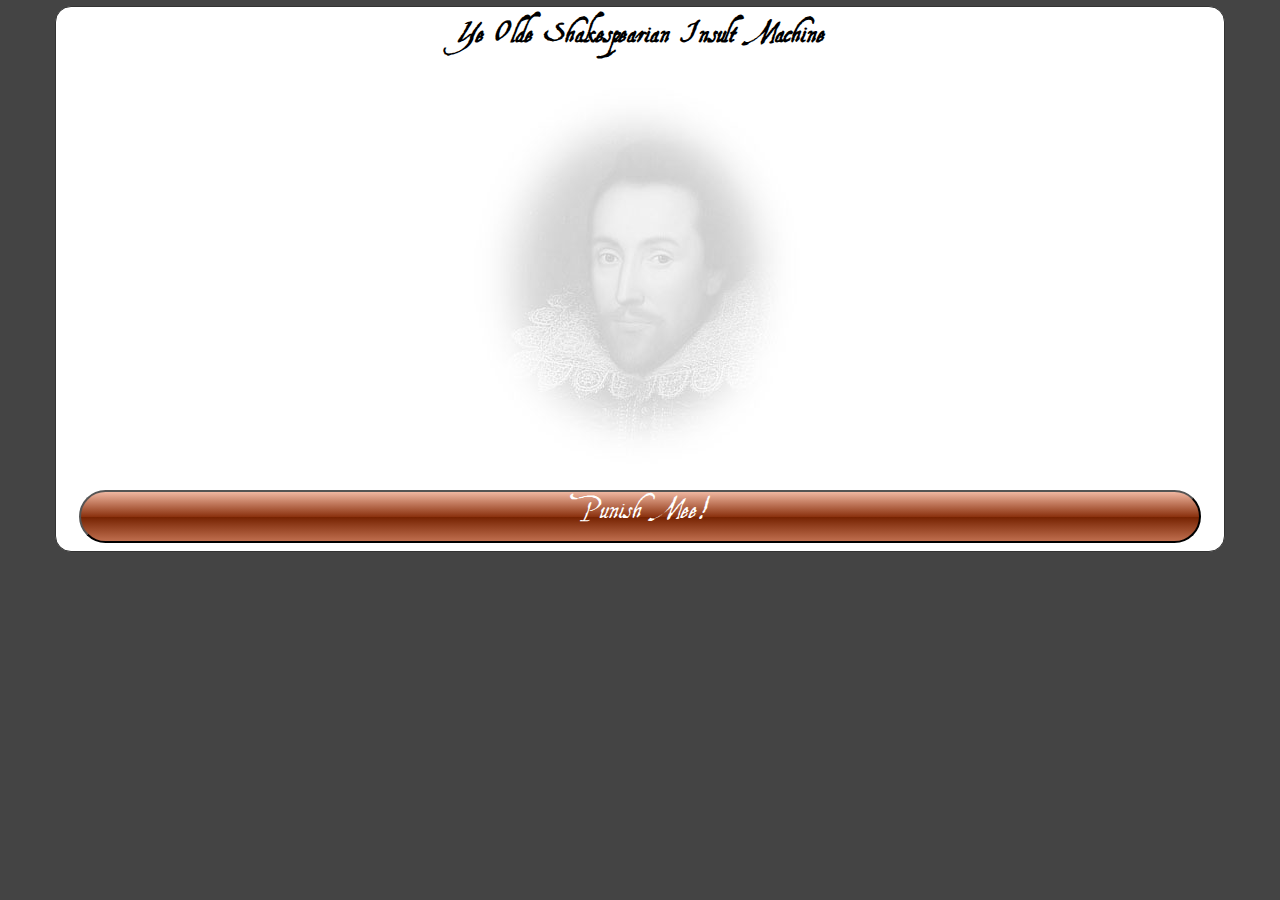
<file: docs/insults/index.html>
<!DOCTYPE html>
<html>
<head>
	<script>
      window.dataLayer = window.dataLayer || [];
    </script>
    <!-- Google Tag Manager -->
    <script>(function(w,d,s,l,i){w[l]=w[l]||[];w[l].push({'gtm.start':
    new Date().getTime(),event:'gtm.js'});var f=d.getElementsByTagName(s)[0],
    j=d.createElement(s),dl=l!='dataLayer'?'&l='+l:'';j.async=true;j.src=
    'https://www.googletagmanager.com/gtm.js?id='+i+dl;f.parentNode.insertBefore(j,f);
    })(window,document,'script','dataLayer','GTM-K7PGFL7');</script>
    <!-- End Google Tag Manager -->
	<title>Shakespearian Insult Machine</title>
	<meta name="viewport" content="width=device-width, user-scalable=no">
  <meta name="apple-mobile-web-app-capable" content="yes">
	<link rel="stylesheet" href="styles/yeolde.css">
	<script src="scripts/jquery-1.10.2.min.js"></script>
</head>
<body>
<div id="layout">
	<h1>Ye Olde Shakespearian Insult Machine</h1>
	<div id="result">&nbsp;</div>
	<button id="insult_me">Punish Mee!</button>
</div>
</body>
<script src="scripts/slur_engine.js"></script>
</html>
</file>
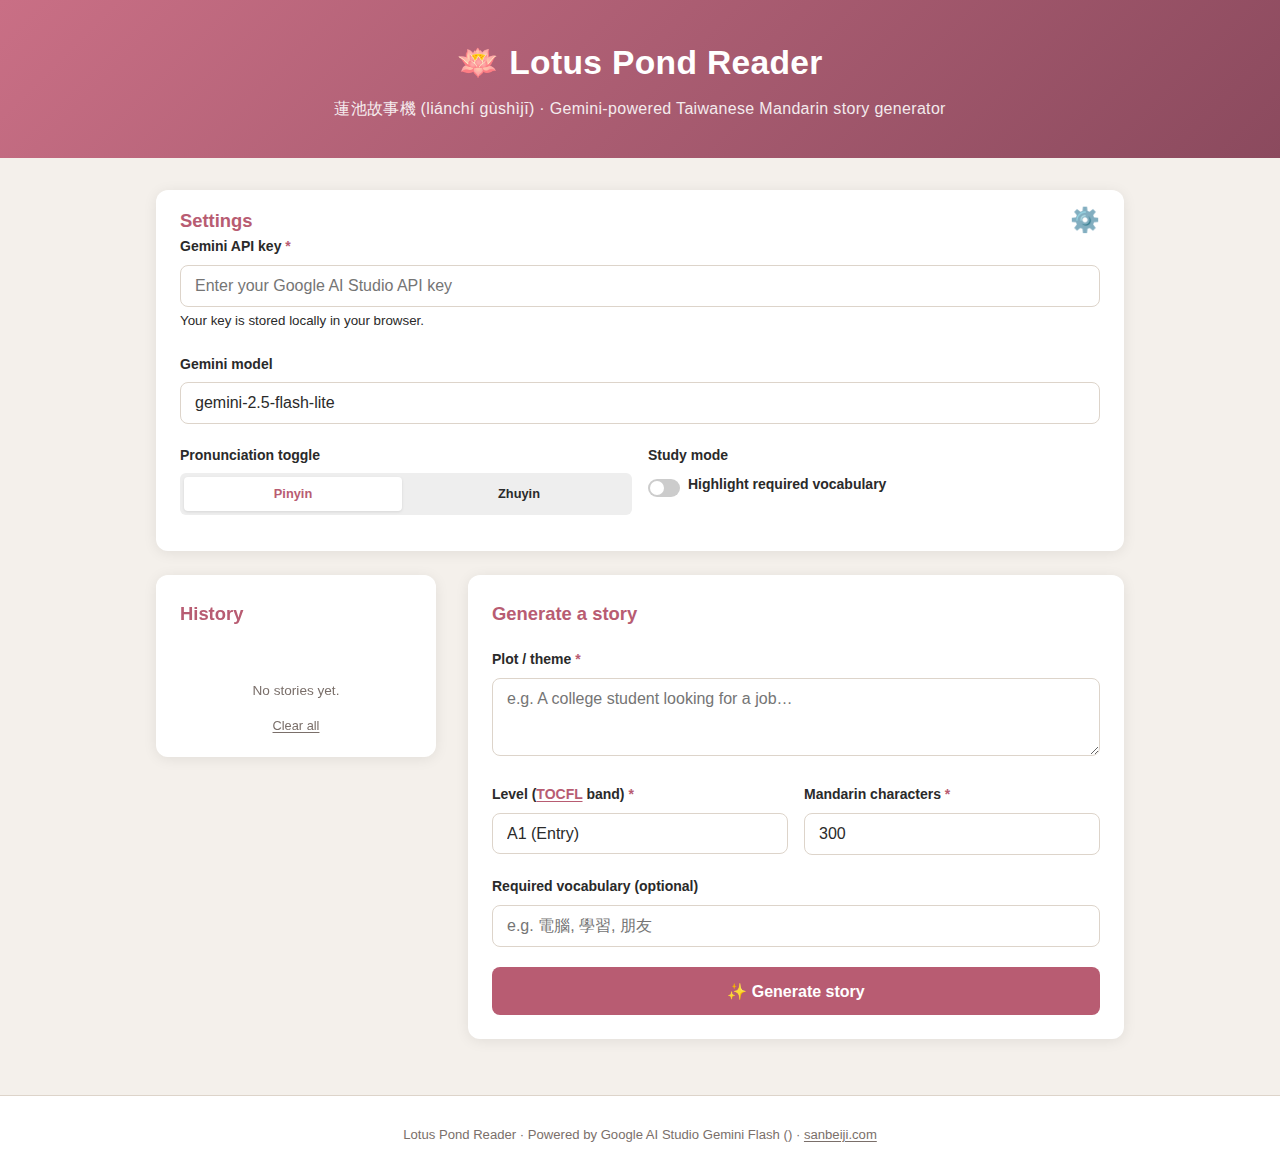
<file: docs/lotus/index.html>
<!DOCTYPE html>
<html lang="en">
<head>
  <meta charset="UTF-8" />
  <meta name="viewport" content="width=device-width, initial-scale=1.0" />
  <title>Lotus Pond Reader – Mandarin Story Generator</title>
  <link rel="preconnect" href="https://fonts.googleapis.com" />
  <link rel="preconnect" href="https://fonts.gstatic.com" crossorigin />
  <link
    href="https://fonts.googleapis.com/css2?family=Noto+Serif+TC:wght@400;700&family=Klee+One:wght@400;600&family=Iansui&display=swap"
    rel="stylesheet"
  />
  <link rel="stylesheet" href="style.css" />
</head>
<body>
  <header>
    <div class="header-inner">
      <h1>🪷 Lotus Pond Reader</h1>
      <p class="header-subtitle">蓮池故事機 (liánchí gùshìjī) · Gemini-powered Taiwanese Mandarin story generator</p>
    </div>
  </header>

  <main>
    <!-- Settings section -->
    <section class="card settings-card" aria-labelledby="settings-heading">
      <div class="settings-header">
        <h2 id="settings-heading">Settings</h2>
        <button id="toggle-settings" class="btn-icon" aria-label="Toggle settings">⚙️</button>
      </div>
      <div id="settings-content" hidden>
        <div class="form-group">
          <label for="api-key">Gemini API key <span class="required">*</span></label>
          <input
            type="password"
            id="api-key"
            placeholder="Enter your Google AI Studio API key"
          />
          <small>Your key is stored locally in your browser.</small>
        </div>
        <div class="form-group">
          <label for="model-select">Gemini model</label>
          <select id="model-select">
            <option value="gemini-2.5-flash-lite" selected>gemini-2.5-flash-lite</option>
            <option value="gemini-3.1-flash-lite-preview">gemini-3.1-flash-lite-preview</option>
          </select>
        </div>
        <div class="form-row">
          <div class="form-group">
            <label>Pronunciation toggle</label>
            <div class="toggle-group">
              <input type="radio" id="pinyin-toggle" name="pronunciation" value="pinyin" checked>
              <label for="pinyin-toggle">Pinyin</label>
              <input type="radio" id="zhuyin-toggle" name="pronunciation" value="zhuyin">
              <label for="zhuyin-toggle">Zhuyin</label>
            </div>
          </div>
          <div class="form-group">
            <label>Study mode</label>
            <div class="toggle-switch">
              <input type="checkbox" id="study-mode">
              <label for="study-mode">Highlight required vocabulary</label>
            </div>
          </div>
        </div>
      </div>
    </section>

    <!-- History section (Mobile view) -->
    <div class="history-mobile-toggle">
        <button id="show-history-btn" class="btn-secondary">📜 View history</button>
    </div>

    <div class="main-layout">
      <!-- Sidebar History (Desktop) -->
      <aside class="history-sidebar card">
        <h3>History</h3>
        <div id="history-list" class="history-list">
          <p class="empty-msg">No stories yet.</p>
        </div>
        <button id="clear-history" class="btn-text-only">Clear all</button>
      </aside>

      <div class="content-area">
        <!-- Input form -->
        <section class="card" aria-labelledby="generator-heading">
          <h2 id="generator-heading">Generate a story</h2>
          <form id="story-form" novalidate>

            <div class="form-group">
              <label for="plot">Plot / theme <span class="required">*</span></label>
              <textarea
                id="plot"
                name="plot"
                rows="3"
                placeholder="e.g. A college student looking for a job…"
                required
              ></textarea>
            </div>

            <div class="form-row">
              <div class="form-group">
                <label for="skillLevel">Level (<a href="https://en.wikipedia.org/wiki/Test_of_Chinese_as_a_Foreign_Language" target="_blank" rel="noopener noreferrer">TOCFL</a> band) <span class="required">*</span></label>
                <select id="skillLevel" name="skillLevel" required>
                  <option value="Novice 1">Novice 1</option>
                  <option value="Novice 2">Novice 2</option>
                  <option value="A1 (Entry)" selected>A1 (Entry)</option>
                  <option value="A2 (Foundation)">A2 (Foundation)</option>
                  <option value="B3 (Intermediate)">B3 (Intermediate)</option>
                  <option value="B4 (Upper Intermediate)">B4 (Upper Intermediate)</option>
                  <option value="C5 (Fluent)">C5 (Fluent)</option>
                  <option value="C6 (Advanced)">C6 (Advanced)</option>
                </select>
              </div>

              <div class="form-group">
                <label for="lengthInWords">Mandarin characters <span class="required">*</span></label>
                <input
                  type="number"
                  id="lengthInWords"
                  name="lengthInWords"
                  value="300"
                  min="50"
                  max="1000"
                  required
                />
              </div>
            </div>

            <div class="form-group">
              <label for="requiredTerms">Required vocabulary
                <span class="label-optional">(optional)</span>
              </label>
              <input
                type="text"
                id="requiredTerms"
                name="requiredTerms"
                placeholder="e.g. 電腦, 學習, 朋友"
              />
            </div>

            <button type="submit" id="generate-btn" class="btn-primary">
              <span class="btn-text">✨ Generate story</span>
            </button>
          </form>
        </section>

        <!-- Progress section -->
        <section id="progress-section" class="card" hidden>
            <div class="progress-container">
                <p id="progress-text">Asking the AI for a story...</p>
                <div class="progress-bar">
                    <div id="progress-fill" class="progress-fill"></div>
                </div>
            </div>
        </section>

        <!-- Error display -->
        <section id="error-section" class="error-card" hidden aria-live="assertive">
          <p id="error-message"></p>
        </section>

        <!-- Story output -->
        <section id="result-section" hidden aria-labelledby="story-heading">
          <div class="card story-card">
            <div class="story-header-row">
              <h2 id="story-heading" class="story-heading">Generated story</h2>
              <div class="toggle-switch">
                <input type="checkbox" id="show-pronunciation" checked>
                <label for="show-pronunciation">Show pronunciation</label>
              </div>
            </div>
            <div id="story-content" class="story-content"></div>
            <div class="story-actions">
              <button id="copy-btn" class="btn-secondary">
                Copy story
              </button>
            </div>
          </div>
        </section>
      </div>
    </div>
  </main>

  <footer>
    <p>Lotus Pond Reader · Powered by Google AI Studio Gemini Flash (<span id="model-version"></span>) · <a href="https://sanbeiji.com" target="_blank" rel="noopener noreferrer">sanbeiji.com</a></p>
  </footer>

  <!-- Modal for History (Mobile) -->
  <div id="history-modal" class="modal" hidden>
      <div class="modal-content card">
          <div class="modal-header">
              <h3>History</h3>
              <button id="close-history" class="btn-close">&times;</button>
          </div>
          <div id="history-list-mobile" class="history-list"></div>
          <button id="clear-history-mobile" class="btn-text-only">Clear all</button>
      </div>
  </div>

  <script src="script.js"></script>
</body>
</html>
</file>
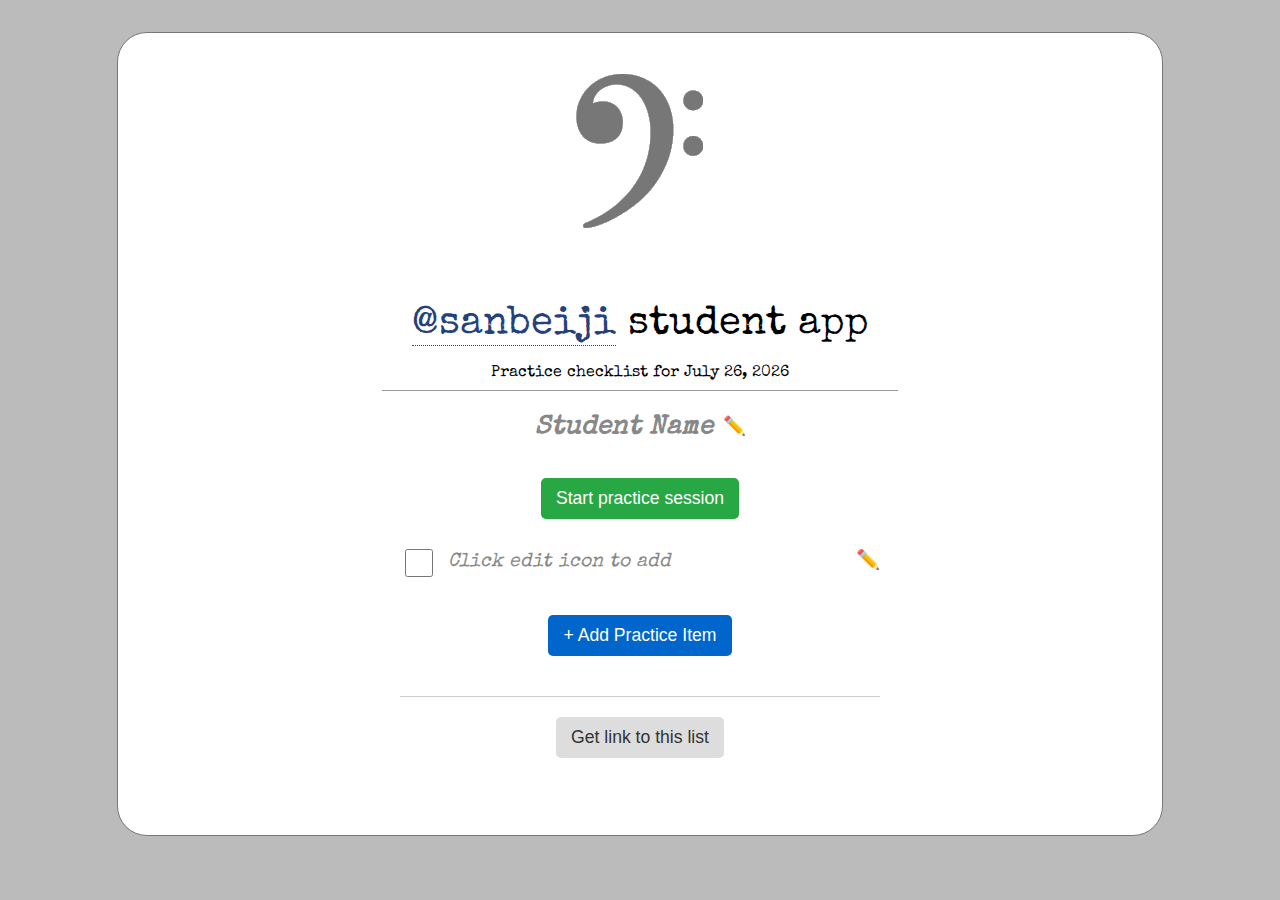
<file: docs/students/index.html>
<!DOCTYPE html>
<html lang="en">
  <head>
    <script>
      window.dataLayer = window.dataLayer || [];
    </script>
    <script>(function(w,d,s,l,i){w[l]=w[l]||[];w[l].push({'gtm.start':
    new Date().getTime(),event:'gtm.js'});var f=d.getElementsByTagName(s)[0],
    j=d.createElement(s),dl=l!='dataLayer'?'&l='+l:'';j.async=true;j.src=
    'https://www.googletagmanager.com/gtm.js?id='+i+dl;f.parentNode.insertBefore(j,f);
    })(window,document,'script','dataLayer','GTM-K7PGFL7');</script>
    <meta charset="utf-8">
    <meta name="viewport" content="width=device-width, initial-scale=1">
    <title>𝄢 Student Practice</title>
    <link rel="apple-touch-icon" sizes="180x180" href="../assets/img/apple-touch-icon.png">
    <link rel="icon" type="image/png" sizes="32x32" href="../assets/img/favicon-32x32.png">
    <link rel="icon" type="image/png" sizes="16x16" href="../assets/img/favicon-16x16.png">
    <link rel="manifest" href="../site.webmanifest">
    <link rel="stylesheet" type="text/css" href="../assets/css/main.css">
    
    <style>
      .practice-checkbox {
        width: 28px !important;
        height: 28px !important;
        -webkit-transform: none !important;
        -moz-transform: none !important;
        -ms-transform: none !important;
        -o-transform: none !important;
        transform: none !important;
        margin-right: 15px !important;
        margin-left: 5px !important;
        margin-top: 0 !important;
        float: none !important;
        display: inline-block !important;
        flex-shrink: 0;
        cursor: pointer;
      }
      .practice-item {
        display: flex;
        align-items: flex-start;
        margin-bottom: 20px;
        font-size: 1.1em;
        text-align: left;
      }
      .practice-item-content {
        flex-grow: 1;
        display: flex;
        align-items: center;
      }
      .practice-item label {
        flex-grow: 1;
        cursor: pointer;
        display: block;
        line-height: 1.3;
      }
      .practice-input {
        flex-grow: 1;
        padding: 10px;
        font-size: 1em;
        border: 1px solid #ccc;
        border-radius: 4px;
        box-sizing: border-box;
      }
      .btn {
        padding: 10px 15px;
        font-size: 1em;
        cursor: pointer;
        border: none;
        border-radius: 5px;
        background-color: #eee;
        color: #333;
        margin-bottom: 10px;
      }
      .btn-primary {
        background-color: #0066cc;
        color: white;
      }
      .del-btn {
        margin-left: 10px;
        background: #ff4444;
        color: white;
        border: none;
        border-radius: 3px;
        padding: 8px 12px;
        cursor: pointer;
        font-weight: bold;
      }
      #student-name-container {
        margin-bottom: 30px;
        text-align: center;
      }
      #student-name {
        font-size: 1.5em;
        padding: 10px;
        text-align: center;
        width: 100%;
        max-width: 400px;
        border: 2px solid #ccc;
        border-radius: 8px;
      }
    </style>

    <script async src="https://www.googletagmanager.com/gtag/js?id=G-VBHK3HM26V"></script>
    <script>
      window.dataLayer = window.dataLayer || [];
      function gtag(){dataLayer.push(arguments);}
      gtag('js', new Date());
      gtag('config', 'G-VBHK3HM26V');
    </script>
  </head>
  <body id="top" class="practice">
    <noscript><iframe src="https://www.googletagmanager.com/ns.html?id=GTM-K7PGFL7" height="0" width="0" style="display:none;visibility:hidden"></iframe></noscript>

    <div id="layout">
      <div id="bc">
        <a href="" title="Why aren't you practicing?" class="logo refresh-button" onclick="location.reload()">
          <img src="../assets/img/bassclef.gif" class="anim" alt="bass clef logo"></a>
      </div>
      <div id="info" style="margin-bottom: 20px;">
        <span id="twitter"><a href="https://sanbeiji.com" title="Seriously. Go practice." class="twitter" target="_blank">@sanbeiji</a> student app</span>
      </div>
      <div id="date"></div>
      
      <!-- TOOLS WRAPPER -->
      <div id="tools">
        
        <!-- STUDENT NAME -->
        <div id="student-name-container" style="margin-bottom: 30px;">
          <div id="student-name-view" style="display:flex; justify-content:center; align-items:center; font-size:1.5em; font-weight:bold; min-height: 40px;">
            <span id="student-name-text"></span>
            <span id="student-name-edit-icon" style="cursor:pointer; margin-left:10px; font-size:0.7em;" title="Edit Name">✏️</span>
          </div>
          <div id="student-name-edit" style="display:none; justify-content:center; align-items:center;">
            <input type="text" id="student-name-input" placeholder="Student Name" style="font-size:1.5em; padding:10px; text-align:center; width:100%; max-width:400px; border:2px solid #ccc; border-radius:8px;">
          </div>
        </div>

        <!-- SESSION START -->
        <div style="text-align: center; margin-bottom: 20px;">
          <button id="btn-start-session" class="btn btn-primary" style="background-color: #28a745;">Start practice session</button>
          <div id="start-time-display" style="margin-top: 10px; font-style: italic; color: #555;"></div>
        </div>

        <!-- CHECKLIST -->
        <div id="checklist-container"></div>
        
        <div style="text-align: center; margin-top: 20px;">
          <button id="btn-add-item" class="btn btn-primary">+ Add Practice Item</button>
          <br>
          <button id="btn-complete-session" class="btn btn-primary" style="background-color: #dc3545; display: none; margin-top: 20px;">Complete practice session</button>
          <div id="complete-time-display" style="margin-top: 10px; font-style: italic; color: #555;"></div>
        </div>

        <div style="text-align: center; margin-top: 30px; border-top: 1px solid #ccc; padding-top: 20px;">
          <button id="btn-get-link" class="btn" style="background-color: #ddd;">Get link to this list</button>
          <div id="link-container" style="display:none; margin-top: 10px;">
            <input type="text" id="share-link" readonly style="width: 100%; max-width: 400px; padding: 10px; text-align: center; margin-bottom: 10px; border: 1px solid #ccc; border-radius: 4px;">
            <br>
            <button id="btn-copy-link" class="btn">Copy Link</button>
          </div>
        </div>

      </div>
    </div>
    
    <script src="../assets/js/student-app.js"></script>
  </body> 
</html>
</file>
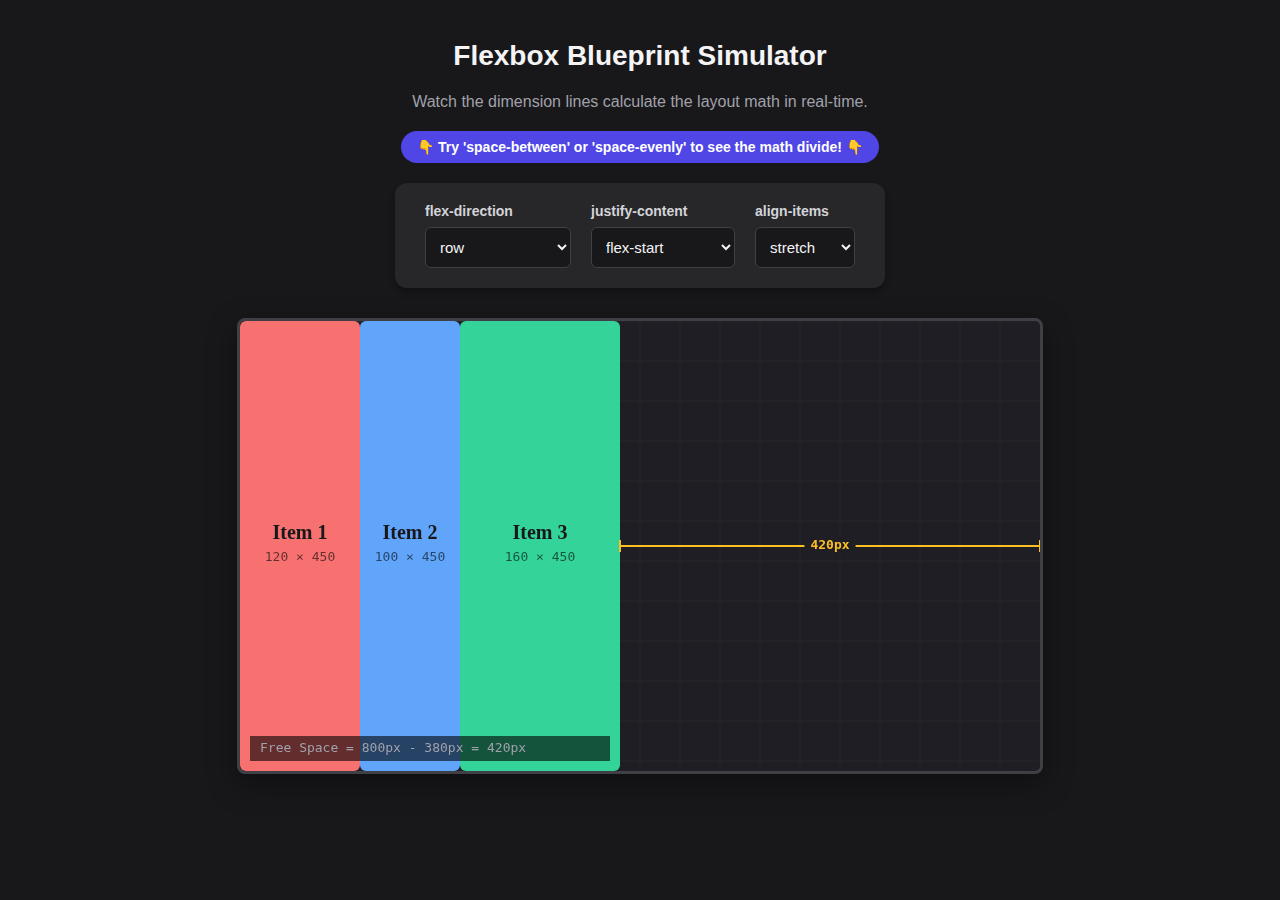
<file: docs/experiments/canvas-flexbox/index.html>
<!DOCTYPE html>
<html lang="en">
<head>
    <meta charset="UTF-8">
    <meta name="viewport" content="width=device-width, initial-scale=1.0">
    <title>Canvas Flexbox Blueprint</title>
    <style>
        body {
            font-family: 'Segoe UI', Tahoma, Geneva, Verdana, sans-serif;
            display: flex;
            flex-direction: column;
            align-items: center;
            background: #18181b;
            color: #f4f4f5;
            margin: 0;
            padding: 40px 20px;
        }

        h1 { margin-top: 0; font-size: 28px; margin-bottom: 5px; }
        p { color: #a1a1aa; margin-bottom: 20px; }

        .instruction {
            background: #4f46e5;
            color: white;
            padding: 8px 16px;
            border-radius: 20px;
            font-size: 14px;
            font-weight: bold;
            margin-bottom: 20px;
        }

        .controls {
            display: flex;
            flex-wrap: wrap;
            gap: 20px;
            margin-bottom: 30px;
            background: #27272a;
            padding: 20px 30px;
            border-radius: 12px;
            box-shadow: 0 4px 6px rgba(0,0,0,0.3);
        }

        .control-group { display: flex; flex-direction: column; gap: 8px; }

        label { font-size: 14px; font-weight: 600; color: #d4d4d8; }

        select {
            padding: 10px;
            border-radius: 6px;
            border: 1px solid #3f3f46;
            background: #18181b;
            color: #f4f4f5;
            font-size: 15px;
            outline: none;
            cursor: pointer;
            transition: border-color 0.2s;
        }

        select:focus { border-color: #6366f1; }

        .canvas-container {
            position: relative;
        }

        canvas {
            background: #1e1e24; /* Slightly darker for blueprint feel */
            border: 3px solid #3f3f46;
            border-radius: 8px;
            box-shadow: 0 10px 30px rgba(0,0,0,0.4);
        }
    </style>
</head>
<body>

    <h1>Flexbox Blueprint Simulator</h1>
    <p>Watch the dimension lines calculate the layout math in real-time.</p>
    
    <div class="instruction">👇 Try 'space-between' or 'space-evenly' to see the math divide! 👇</div>

    <div class="controls">
        <div class="control-group">
            <label for="flexDirection">flex-direction</label>
            <select id="flexDirection">
                <option value="row">row</option>
                <option value="row-reverse">row-reverse</option>
                <option value="column">column</option>
                <option value="column-reverse">column-reverse</option>
            </select>
        </div>

        <div class="control-group">
            <label for="justifyContent">justify-content</label>
            <select id="justifyContent">
                <option value="flex-start">flex-start</option>
                <option value="flex-end">flex-end</option>
                <option value="center">center</option>
                <option value="space-between">space-between</option>
                <option value="space-around">space-around</option>
                <option value="space-evenly">space-evenly</option>
            </select>
        </div>

        <div class="control-group">
            <label for="alignItems">align-items</label>
            <select id="alignItems">
                <option value="stretch">stretch</option>
                <option value="flex-start">flex-start</option>
                <option value="flex-end">flex-end</option>
                <option value="center">center</option>
            </select>
        </div>
    </div>

    <div class="canvas-container">
        <canvas id="flexCanvas" width="800" height="450"></canvas>
    </div>

    <script>
        const canvas = document.getElementById('flexCanvas');
        const ctx = canvas.getContext('2d');

        const dirSelect = document.getElementById('flexDirection');
        const justifySelect = document.getElementById('justifyContent');
        const alignSelect = document.getElementById('alignItems');

        const items = [
            { id: '1', baseW: 120, baseH: 80, color: '#f87171', x: 0, y: 0, w: 120, h: 80, tx: 0, ty: 0, tw: 120, th: 80 },
            { id: '2', baseW: 100, baseH: 140, color: '#60a5fa', x: 0, y: 0, w: 100, h: 140, tx: 0, ty: 0, tw: 100, th: 140 },
            { id: '3', baseW: 160, baseH: 100, color: '#34d399', x: 0, y: 0, w: 160, h: 100, tx: 0, ty: 0, tw: 160, th: 100 }
        ];

        let currentDirection = 'row';

        function lerp(start, end, factor) {
            return start + (end - start) * factor;
        }

        function calculateLayout() {
            const direction = dirSelect.value;
            const justify = justifySelect.value;
            const align = alignSelect.value;
            currentDirection = direction;

            const isRow = direction.includes('row');
            const isReverse = direction.includes('reverse');

            const mainDim = isRow ? canvas.width : canvas.height;
            const crossDim = isRow ? canvas.height : canvas.width;

            let totalMainSize = 0;
            items.forEach(item => { totalMainSize += isRow ? item.baseW : item.baseH; });

            let remainingSpace = mainDim - totalMainSize;
            let startPos = 0;
            let gap = 0;
            const n = items.length;

            if (justify === 'flex-start') { startPos = 0; } 
            else if (justify === 'flex-end') { startPos = remainingSpace; } 
            else if (justify === 'center') { startPos = remainingSpace / 2; } 
            else if (justify === 'space-between') { gap = remainingSpace / (n - 1); } 
            else if (justify === 'space-around') { gap = remainingSpace / n; startPos = gap / 2; } 
            else if (justify === 'space-evenly') { gap = remainingSpace / (n + 1); startPos = gap; }

            let currentMainPos = startPos;
            const order = isReverse ? [2, 1, 0] : [0, 1, 2];

            order.forEach(index => {
                const item = items[index];
                const itemMainSize = isRow ? item.baseW : item.baseH;
                const itemCrossSize = isRow ? item.baseH : item.baseW;

                let crossPos = 0;
                let actualCrossSize = itemCrossSize;

                if (align === 'flex-end') { crossPos = crossDim - itemCrossSize; } 
                else if (align === 'center') { crossPos = (crossDim - itemCrossSize) / 2; } 
                else if (align === 'stretch') { actualCrossSize = crossDim; }

                let targetX = isRow ? currentMainPos : crossPos;
                let targetY = isRow ? crossPos : currentMainPos;
                let targetW = isRow ? itemMainSize : actualCrossSize;
                let targetH = isRow ? actualCrossSize : itemMainSize;

                if (isReverse && isRow) { targetX = canvas.width - currentMainPos - targetW; } 
                else if (isReverse && !isRow) { targetY = canvas.height - currentMainPos - targetH; }

                item.tx = targetX; item.ty = targetY; item.tw = targetW; item.th = targetH;
                currentMainPos += itemMainSize + gap;
            });
        }

        function drawGrid() {
            ctx.strokeStyle = '#27272a';
            ctx.lineWidth = 1;
            for(let i = 0; i < canvas.width; i += 40) {
                ctx.beginPath(); ctx.moveTo(i, 0); ctx.lineTo(i, canvas.height); ctx.stroke();
            }
            for(let i = 0; i < canvas.height; i += 40) {
                ctx.beginPath(); ctx.moveTo(0, i); ctx.lineTo(canvas.width, i); ctx.stroke();
            }
        }

        function drawDimensionArrow(x1, y1, x2, y2, text) {
            ctx.strokeStyle = '#fbbf24'; // Amber blueprint color
            ctx.lineWidth = 2;
            
            // Draw main line
            ctx.beginPath(); ctx.moveTo(x1, y1); ctx.lineTo(x2, y2); ctx.stroke();

            // Draw end ticks
            const tick = 6;
            if (y1 === y2) { // Horizontal line
                ctx.beginPath(); ctx.moveTo(x1, y1 - tick); ctx.lineTo(x1, y1 + tick); ctx.stroke();
                ctx.beginPath(); ctx.moveTo(x2, y2 - tick); ctx.lineTo(x2, y2 + tick); ctx.stroke();
            } else { // Vertical line
                ctx.beginPath(); ctx.moveTo(x1 - tick, y1); ctx.lineTo(x1 + tick, y1); ctx.stroke();
                ctx.beginPath(); ctx.moveTo(x2 - tick, y2); ctx.lineTo(x2 + tick, y2); ctx.stroke();
            }

            // Draw Text with background
            const cx = (x1 + x2) / 2;
            const cy = (y1 + y2) / 2;
            
            ctx.font = 'bold 13px Consolas, monospace';
            const metrics = ctx.measureText(text);
            const pad = 6;
            
            ctx.fillStyle = '#1e1e24'; // Match canvas bg
            ctx.fillRect(cx - metrics.width/2 - pad, cy - 10, metrics.width + pad*2, 20);
            
            ctx.fillStyle = '#fbbf24';
            ctx.textAlign = 'center';
            ctx.textBaseline = 'middle';
            ctx.fillText(text, cx, cy);
        }

        function drawBlueprintDimensions() {
            const isRow = currentDirection.includes('row');
            // Sort items by physical position on the screen to find the gaps between them
            const sorted = [...items].sort((a, b) => isRow ? a.x - b.x : a.y - b.y);
            
            const midY = canvas.height / 2;
            const midX = canvas.width / 2;

            // 1. Start Space (before the first item)
            let startSpace = isRow ? sorted[0].x : sorted[0].y;
            if (startSpace > 2) { // Only draw if there's enough room
                if (isRow) drawDimensionArrow(0, midY, startSpace, midY, `${Math.round(startSpace)}px`);
                else drawDimensionArrow(midX, 0, midX, startSpace, `${Math.round(startSpace)}px`);
            }

            // 2. The Gaps (between items)
            for (let i = 0; i < sorted.length - 1; i++) {
                let endOfCurrent = isRow ? sorted[i].x + sorted[i].w : sorted[i].y + sorted[i].h;
                let startOfNext = isRow ? sorted[i+1].x : sorted[i+1].y;
                let gap = startOfNext - endOfCurrent;
                
                if (gap > 2) {
                    if (isRow) drawDimensionArrow(endOfCurrent, midY, startOfNext, midY, `${Math.round(gap)}px`);
                    else drawDimensionArrow(midX, endOfCurrent, midX, startOfNext, `${Math.round(gap)}px`);
                }
            }

            // 3. End Space (after the last item)
            let lastItem = sorted[sorted.length - 1];
            let endSpace = isRow ? canvas.width - (lastItem.x + lastItem.w) : canvas.height - (lastItem.y + lastItem.h);
            if (endSpace > 2) {
                let start = isRow ? lastItem.x + lastItem.w : lastItem.y + lastItem.h;
                let end = isRow ? canvas.width : canvas.height;
                if (isRow) drawDimensionArrow(start, midY, end, midY, `${Math.round(endSpace)}px`);
                else drawDimensionArrow(midX, start, midX, end, `${Math.round(endSpace)}px`);
            }

            // 4. Equation Overlay (Bottom Left)
            const totalItemSize = isRow ? 380 : 320; // Hardcoded base sizes for simplicity
            const containerSize = isRow ? canvas.width : canvas.height;
            const remaining = containerSize - totalItemSize;
            
            ctx.fillStyle = 'rgba(0,0,0,0.6)';
            ctx.fillRect(10, canvas.height - 35, 360, 25);
            ctx.fillStyle = '#a1a1aa';
            ctx.font = '13px Consolas, monospace';
            ctx.textAlign = 'left';
            ctx.fillText(`Free Space = ${containerSize}px - ${totalItemSize}px = ${remaining}px`, 20, canvas.height - 22);
        }

        function animate() {
            ctx.clearRect(0, 0, canvas.width, canvas.height);
            
            drawGrid();

            items.forEach(item => {
                // Lerp towards target
                item.x = lerp(item.x, item.tx, 0.1);
                item.y = lerp(item.y, item.ty, 0.1);
                item.w = lerp(item.w, item.tw, 0.1);
                item.h = lerp(item.h, item.th, 0.1);

                // Draw Box
                ctx.fillStyle = item.color;
                if (ctx.roundRect) {
                    ctx.beginPath(); ctx.roundRect(item.x, item.y, item.w, item.h, 6); ctx.fill();
                } else {
                    ctx.fillRect(item.x, item.y, item.w, item.h);
                }

                // Draw Text inside Item
                ctx.textAlign = 'center';
                ctx.textBaseline = 'middle';
                
                // Item ID
                ctx.fillStyle = '#18181b';
                ctx.font = 'bold 20px Segoe UI';
                ctx.fillText(`Item ${item.id}`, item.x + item.w / 2, item.y + item.h / 2 - 12);
                
                // Item Dimensions
                ctx.fillStyle = 'rgba(0,0,0,0.6)';
                ctx.font = '13px Consolas, monospace';
                ctx.fillText(`${Math.round(item.w)} × ${Math.round(item.h)}`, item.x + item.w / 2, item.y + item.h / 2 + 12);
            });

            // Draw the gap and spacing math lines over everything
            drawBlueprintDimensions();

            requestAnimationFrame(animate);
        }

        dirSelect.addEventListener('change', calculateLayout);
        justifySelect.addEventListener('change', calculateLayout);
        alignSelect.addEventListener('change', calculateLayout);

        calculateLayout();
        items.forEach(item => { item.x = item.tx; item.y = item.ty; item.w = item.tw; item.h = item.th; });
        animate();
    </script>
</body>
</html>
</file>
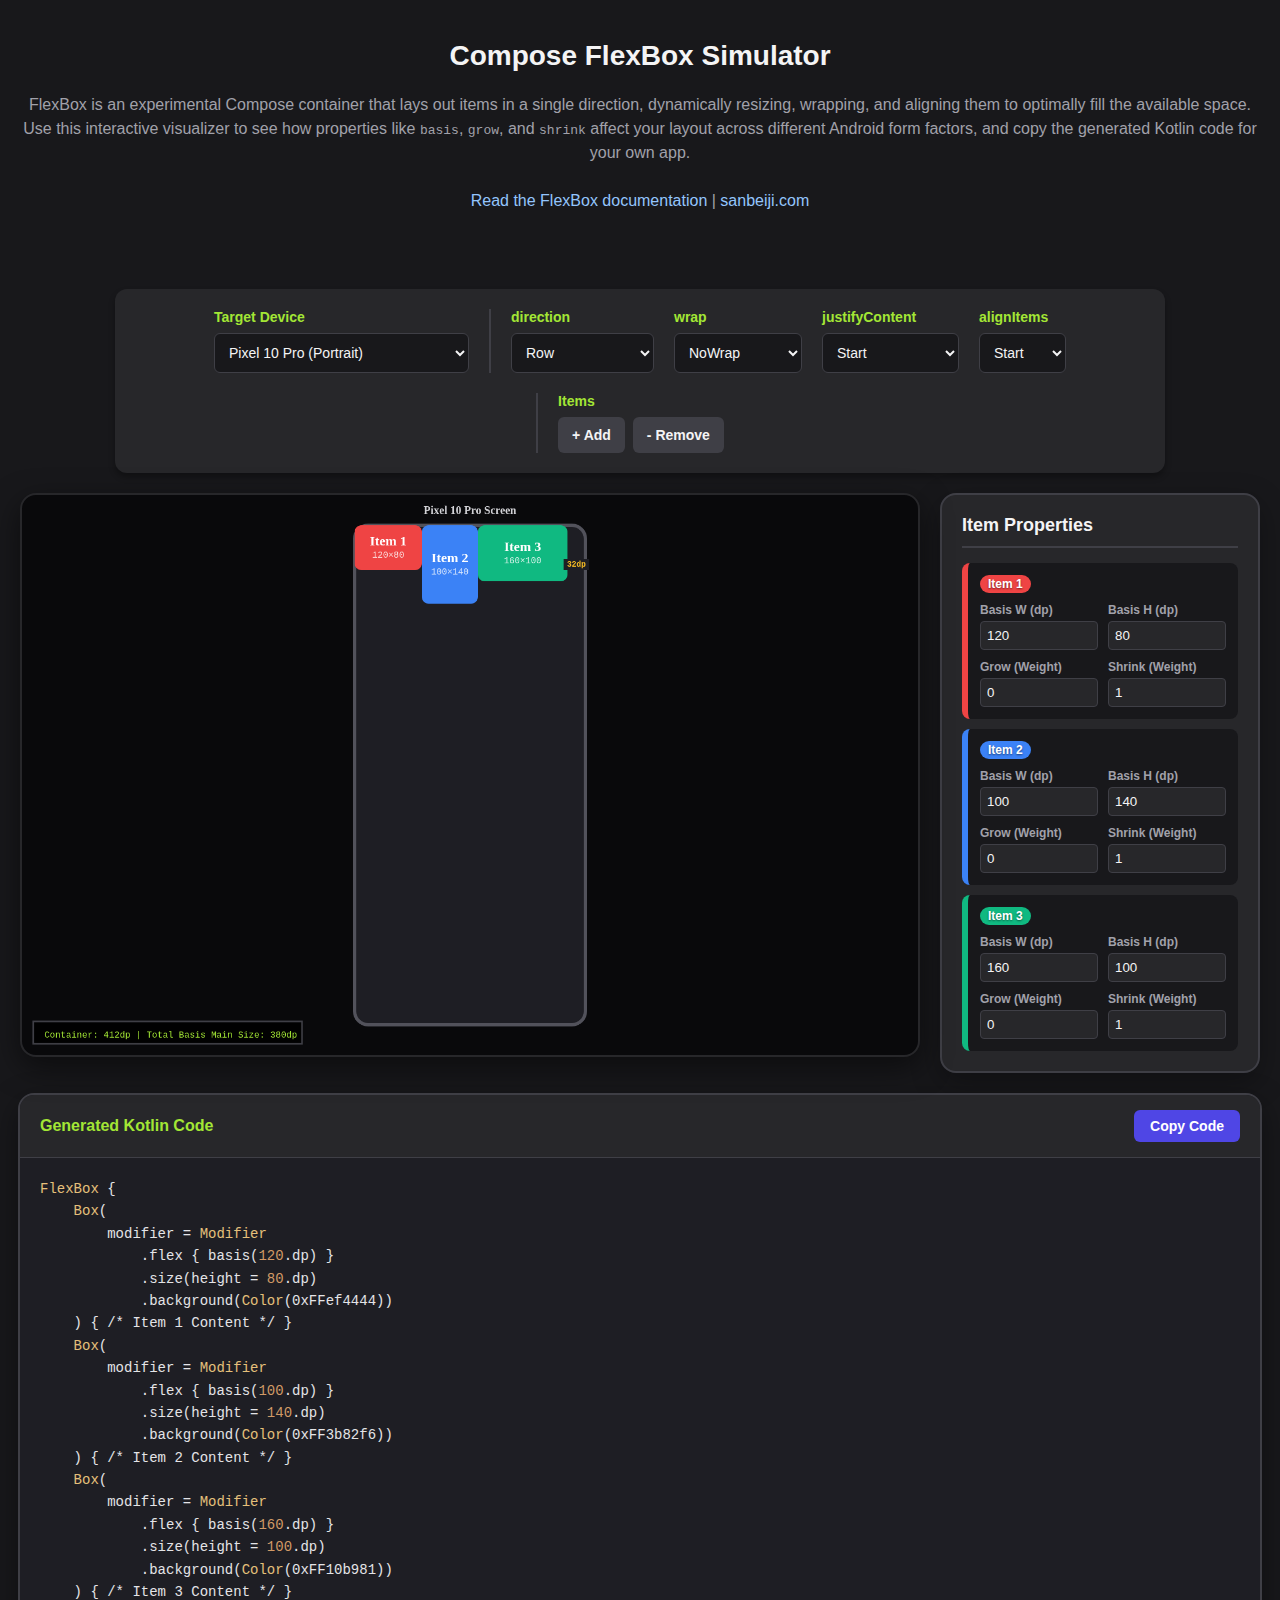
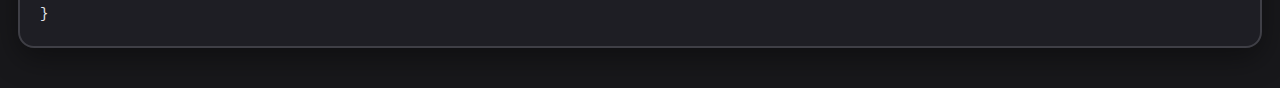
<file: docs/experiments/flexbox/android/index.html>
<!DOCTYPE html>
<html lang="en">
<head>
    <meta charset="UTF-8">
    <meta name="viewport" content="width=device-width, initial-scale=1.0">
    <title>Compose FlexBox Visualizer</title>
    <style>
        body {
            font-family: 'Segoe UI', Tahoma, Geneva, Verdana, sans-serif;
            display: flex;
            flex-direction: column;
            align-items: center;
            background: #18181b;
            color: #f4f4f5;
            margin: 0;
            padding: 40px 20px;
        }

        a { color: #93c5fd; text-decoration: none; }
        a:hover { text-decoration: underline; }

        h1 { margin-top: 0; font-size: 28px; margin-bottom: 5px; text-align: center; }
        p { color: #a1a1aa; margin-bottom: 30px; text-align: center; line-height: 1.5; }

        /* Top Controls */
        .controls {
            display: flex;
            flex-wrap: wrap;
            justify-content: center;
            align-items: flex-end;
            gap: 20px;
            margin-bottom: 20px;
            background: #27272a;
            padding: 20px 30px;
            border-radius: 12px;
            box-shadow: 0 4px 6px rgba(0,0,0,0.3);
            max-width: 1050px;
            width: 100%;
            box-sizing: border-box;
        }

        .control-group { display: flex; flex-direction: column; gap: 8px; }
        
        .control-group.device-group {
            border-right: 2px solid #3f3f46;
            padding-right: 20px;
        }

        label { font-size: 14px; font-weight: 600; color: #a3e635; }

        select, button {
            padding: 10px;
            border-radius: 6px;
            border: 1px solid #3f3f46;
            background: #18181b;
            color: #f4f4f5;
            font-size: 14px;
            outline: none;
            cursor: pointer;
            transition: all 0.2s;
        }

        select:focus, input:focus { border-color: #a3e635; }

        .btn-group { display: flex; gap: 8px; }
        
        button { font-weight: bold; background: #3f3f46; border: none; padding: 10px 14px; }
        button:hover { background: #52525b; }
        button:active { background: #a3e635; color: #18181b; }

        /* Main Workspace: Canvas + Side Panel */
        .main-workspace {
            display: flex;
            gap: 20px;
            width: 100%;
            max-width: 1400px;
            justify-content: center;
            align-items: flex-start;
            margin-bottom: 20px;
        }

        /* Canvas Area */
        .canvas-container {
            flex: 1;
            min-width: 0;
            background: #09090b;
            border-radius: 16px;
            box-shadow: 0 10px 30px rgba(0,0,0,0.5);
            overflow: hidden;
            border: 2px solid #27272a;
            position: relative;
        }

        canvas {
            display: block;
            width: 100%;
            height: auto;
            aspect-ratio: 16 / 10;
        }

        /* Side Panel Area */
        .item-panel {
            width: 320px;
            background: #27272a;
            border-radius: 16px;
            border: 2px solid #3f3f46;
            padding: 20px;
            box-sizing: border-box;
            display: flex;
            flex-direction: column;
            gap: 15px;
            box-shadow: 0 10px 30px rgba(0,0,0,0.3);
            max-height: calc(100vw * (10/16));
            overflow-y: auto;
        }

        .item-panel h3 {
            margin: 0;
            color: #f4f4f5;
            font-size: 18px;
            padding-bottom: 10px;
            border-bottom: 2px solid #3f3f46;
        }

        .item-card {
            background: #18181b;
            border-radius: 8px;
            padding: 12px;
            border-left: 6px solid;
            display: flex;
            flex-direction: column;
            gap: 10px;
        }

        .item-card-header {
            display: flex;
            justify-content: space-between;
            align-items: center;
            font-weight: bold;
            font-size: 14px;
        }

        .item-badge {
            color: #fff;
            padding: 2px 8px;
            border-radius: 12px;
            font-size: 12px;
            text-shadow: 0 1px 2px rgba(0,0,0,0.5);
        }

        .item-inputs {
            display: grid;
            grid-template-columns: 1fr 1fr;
            gap: 10px;
        }

        .item-inputs label {
            display: flex;
            flex-direction: column;
            gap: 4px;
            font-size: 12px;
            color: #a1a1aa;
        }

        .item-inputs input {
            width: 100%;
            padding: 6px;
            border-radius: 4px;
            border: 1px solid #3f3f46;
            background: #27272a;
            color: #f4f4f5;
            box-sizing: border-box;
        }

        /* Code Generation Panel */
        .code-panel {
            width: 100%;
            max-width: 1400px;
            background: #1e1e24;
            border-radius: 16px;
            border: 2px solid #3f3f46;
            box-shadow: 0 10px 30px rgba(0,0,0,0.4);
            overflow: hidden;
            display: flex;
            flex-direction: column;
        }

        .code-header {
            display: flex;
            justify-content: space-between;
            align-items: center;
            padding: 15px 20px;
            background: #27272a;
            border-bottom: 1px solid #3f3f46;
        }

        .code-header h3 {
            margin: 0;
            color: #a3e635;
            font-size: 16px;
        }

        .code-header button {
            background: #4f46e5;
            color: white;
            padding: 8px 16px;
        }

        .code-header button:hover { background: #6366f1; }
        .code-header button.copied { background: #10b981; }

        pre {
            margin: 0;
            padding: 20px;
            overflow-x: auto;
            color: #e4e4e7;
            font-size: 14px;
            line-height: 1.6;
        }

        .type { color: #e5c07b; }
        .property { color: #e06c75; }
        .number { color: #d19a66; }

        @media (max-width: 1024px) {
            .main-workspace { flex-direction: column; align-items: center; }
            .item-panel { width: 100%; max-width: 1100px; max-height: 400px; }
            #itemList { display: grid; grid-template-columns: repeat(auto-fill, minmax(200px, 1fr)); gap: 10px; }
        }
    </style>
</head>
<body>

    <h1>Compose FlexBox Simulator</h1>
    <p>
        FlexBox is an experimental Compose container that lays out items in a single direction, dynamically resizing, wrapping, and aligning them to optimally fill the available space. Use this interactive visualizer to see how properties like <code>basis</code>, <code>grow</code>, and <code>shrink</code> affect your layout across different Android form factors, and copy the generated Kotlin code for your own app.<br>
        <br>
        <a href="https://developer.android.com/develop/ui/compose/layouts/adaptive/flexbox" target="_blank">Read the FlexBox documentation</a> | <a href="/">sanbeiji.com</a>
    </p>
    </p>

    <div class="controls">
        <div class="control-group device-group">
            <label for="deviceSelect">Target Device</label>
            <select id="deviceSelect">
                <option value="pixel10pro">Pixel 10 Pro (Portrait)</option>
                <option value="pixel10fold">Pixel 10 Fold (Opened)</option>
                <option value="tabs11ultra">Galaxy Tab S11 Ultra (Landscape)</option>
            </select>
        </div>

        <div class="control-group">
            <label for="flexDirection">direction</label>
            <select id="flexDirection">
                <option value="Row">Row</option>
                <option value="RowReverse">RowReverse</option>
                <option value="Column">Column</option>
                <option value="ColumnReverse">ColumnReverse</option>
            </select>
        </div>

        <div class="control-group">
            <label for="flexWrap">wrap</label>
            <select id="flexWrap">
                <option value="NoWrap">NoWrap</option>
                <option value="Wrap">Wrap</option>
                <option value="WrapReverse">WrapReverse</option>
            </select>
        </div>

        <div class="control-group">
            <label for="justifyContent">justifyContent</label>
            <select id="justifyContent">
                <option value="Start">Start</option>
                <option value="End">End</option>
                <option value="Center">Center</option>
                <option value="SpaceBetween">SpaceBetween</option>
                <option value="SpaceAround">SpaceAround</option>
                <option value="SpaceEvenly">SpaceEvenly</option>
            </select>
        </div>

        <div class="control-group">
            <label for="alignItems">alignItems</label>
            <select id="alignItems">
                <option value="Start">Start</option>
                <option value="End">End</option>
                <option value="Center">Center</option>
                <option value="Stretch">Stretch</option>
            </select>
        </div>

        <div class="control-group device-group" style="border-right: none; border-left: 2px solid #3f3f46; padding-left: 20px;">
            <label>Items</label>
            <div class="btn-group">
                <button id="addBtn">+ Add</button>
                <button id="remBtn">- Remove</button>
            </div>
        </div>
    </div>

    <div class="main-workspace">
        <div class="canvas-container">
            <canvas id="flexCanvas" width="1600" height="1000"></canvas>
        </div>
        
        <div class="item-panel">
            <h3>Item Properties</h3>
            <div id="itemList" style="display: flex; flex-direction: column; gap: 10px;">
                </div>
        </div>
    </div>

    <div class="code-panel">
        <div class="code-header">
            <h3>Generated Kotlin Code</h3>
            <button id="copyBtn">Copy Code</button>
        </div>
        <pre><code id="codeSnippet"></code></pre>
    </div>

    <script>
        const canvas = document.getElementById('flexCanvas');
        const ctx = canvas.getContext('2d');

        const deviceSelect = document.getElementById('deviceSelect');
        const dirSelect = document.getElementById('flexDirection');
        const wrapSelect = document.getElementById('flexWrap');
        const justifySelect = document.getElementById('justifyContent');
        const alignSelect = document.getElementById('alignItems');
        const addBtn = document.getElementById('addBtn');
        const remBtn = document.getElementById('remBtn');
        const itemListDiv = document.getElementById('itemList');
        const codeSnippet = document.getElementById('codeSnippet');
        const copyBtn = document.getElementById('copyBtn');

        const devices = {
            'pixel10pro': { w: 412, h: 892, name: 'Pixel 10 Pro' },
            'pixel10fold': { w: 844, h: 800, name: 'Pixel 10 Fold' },
            'tabs11ultra': { w: 1280, h: 800, name: 'Tab S11 Ultra' }
        };

        const screen = { currentW: 412, currentH: 892, targetW: 412, targetH: 892, name: 'Pixel 10 Pro' };
        const palette = ['#ef4444', '#3b82f6', '#10b981', '#f59e0b', '#8b5cf6', '#ec4899', '#0ea5e9'];
        
        // Items now include grow and shrink weights
        let items = [
            { id: '1', baseW: 120, baseH: 80, grow: 0, shrink: 1, color: palette[0], x: 0, y: 0, w: 120, h: 80, tx: 0, ty: 0, tw: 120, th: 80 },
            { id: '2', baseW: 100, baseH: 140, grow: 0, shrink: 1, color: palette[1], x: 0, y: 0, w: 100, h: 140, tx: 0, ty: 0, tw: 100, th: 140 },
            { id: '3', baseW: 160, baseH: 100, grow: 0, shrink: 1, color: palette[2], x: 0, y: 0, w: 160, h: 100, tx: 0, ty: 0, tw: 160, th: 100 }
        ];

        let currentDirection = 'Row';
        let layoutLines = []; 

        function lerp(start, end, factor) {
            return start + (end - start) * factor;
        }

        // Render Panel now includes inputs for Grow and Shrink
        function renderItemPanel() {
            itemListDiv.innerHTML = '';
            items.forEach((item) => {
                const card = document.createElement('div');
                card.className = 'item-card';
                card.style.borderLeftColor = item.color;
                
                card.innerHTML = `
                    <div class="item-card-header">
                        <span class="item-badge" style="background:${item.color}">Item ${item.id}</span>
                    </div>
                    <div class="item-inputs">
                        <label>Basis W (dp)
                            <input type="number" min="20" max="800" value="${item.baseW}" data-id="${item.id}" data-prop="w">
                        </label>
                        <label>Basis H (dp)
                            <input type="number" min="20" max="800" value="${item.baseH}" data-id="${item.id}" data-prop="h">
                        </label>
                        <label>Grow (Weight)
                            <input type="number" min="0" step="0.1" value="${item.grow}" data-id="${item.id}" data-prop="g">
                        </label>
                        <label>Shrink (Weight)
                            <input type="number" min="0" step="0.1" value="${item.shrink}" data-id="${item.id}" data-prop="s">
                        </label>
                    </div>
                `;
                itemListDiv.appendChild(card);
            });

            itemListDiv.querySelectorAll('input').forEach(input => {
                input.addEventListener('input', (e) => {
                    const id = e.target.getAttribute('data-id');
                    const prop = e.target.getAttribute('data-prop');
                    const val = parseFloat(e.target.value) || 0; 
                    const targetItem = items.find(i => i.id === id);
                    if (targetItem) {
                        if (prop === 'w') targetItem.baseW = Math.max(20, val);
                        if (prop === 'h') targetItem.baseH = Math.max(20, val);
                        if (prop === 'g') targetItem.grow = val;
                        if (prop === 's') targetItem.shrink = val;
                        calculateLayoutTargets();
                    }
                });
            });
        }

        // Kotlin Code Generation
        function updateCodeSnippet() {
            const dir = dirSelect.value;
            const wrap = wrapSelect.value;
            const justify = justifySelect.value;
            const align = alignSelect.value;
            const isRow = dir.includes('Row');

            let configLines = [];
            if (dir !== 'Row') configLines.push(`        direction = FlexDirection.<span class="property">${dir}</span>`);
            if (wrap !== 'NoWrap') configLines.push(`        wrap = FlexWrap.<span class="property">${wrap}</span>`);
            if (justify !== 'Start') configLines.push(`        justifyContent = JustifyContent.<span class="property">${justify}</span>`);
            if (align !== 'Start') configLines.push(`        alignItems = AlignItems.<span class="property">${align}</span>`);

            let htmlCode = '';

            if (configLines.length > 0) {
                htmlCode += `<span class="type">FlexBox</span>(\n    config = <span class="type">FlexBoxConfig</span> {\n${configLines.join('\n')}\n    }\n) {\n`;
            } else {
                htmlCode += `<span class="type">FlexBox</span> {\n`;
            }

            items.forEach(item => {
                const basisVal = isRow ? item.baseW : item.baseH;
                const crossSizeStr = isRow ? `height = <span class="number">${item.baseH}</span>.dp` : `width = <span class="number">${item.baseW}</span>.dp`;
                const hexColor = item.color.replace('#', '0xFF');

                let flexModifiers = [`basis(<span class="number">${basisVal}</span>.dp)`];
                if (item.grow > 0) flexModifiers.push(`grow(<span class="number">${item.grow}</span>f)`);
                if (item.shrink !== 1) flexModifiers.push(`shrink(<span class="number">${item.shrink}</span>f)`);

                htmlCode += `    <span class="type">Box</span>(\n`;
                htmlCode += `        modifier = <span class="type">Modifier</span>\n`;
                htmlCode += `            .flex { ${flexModifiers.join('; ')} }\n`;
                htmlCode += `            .size(${crossSizeStr})\n`;
                htmlCode += `            .background(<span class="type">Color</span>(${hexColor}))\n`;
                htmlCode += `    ) { /* Item ${item.id} Content */ }\n`;
            });

            htmlCode += `}`;
            codeSnippet.innerHTML = htmlCode;
        }

        function calculateLayoutTargets() {
            const direction = dirSelect.value;
            const wrapMode = wrapSelect.value;
            const justify = justifySelect.value;
            const align = alignSelect.value;
            currentDirection = direction;

            const isRow = direction.includes('Row');
            const isMainReverse = direction.includes('Reverse');
            const isWrap = wrapMode !== 'NoWrap';
            const isWrapReverse = wrapMode === 'WrapReverse';

            const mainDim = isRow ? screen.targetW : screen.targetH;
            const crossDim = isRow ? screen.targetH : screen.targetW;

            layoutLines = [];
            let currentLine = { items: [], baseMainSize: 0, crossSize: 0 };

            // 1. Build Lines (using base size to determine wrapping)
            items.forEach(item => {
                const itemBaseMainSize = isRow ? item.baseW : item.baseH;
                const itemCrossSize = isRow ? item.baseH : item.baseW;

                if (isWrap && currentLine.items.length > 0 && currentLine.baseMainSize + itemBaseMainSize > mainDim) {
                    layoutLines.push(currentLine);
                    currentLine = { items: [], baseMainSize: 0, crossSize: 0 };
                }
                
                currentLine.items.push({ item, itemBaseMainSize, itemCrossSize });
                currentLine.baseMainSize += itemBaseMainSize;
                currentLine.crossSize = Math.max(currentLine.crossSize, itemCrossSize);
            });
            if (currentLine.items.length > 0) layoutLines.push(currentLine);

            if (isWrapReverse) layoutLines.reverse();
            
            let currentCrossPos = 0;
            layoutLines.forEach(line => {
                line.crossPos = currentCrossPos;
                currentCrossPos += line.crossSize;
            });

            // 2. Distribute Extra Space or Space Deficit (Grow / Shrink)
            layoutLines.forEach(line => {
                let remainingSpace = mainDim - line.baseMainSize;
                let totalGrow = line.items.reduce((sum, wrapped) => sum + wrapped.item.grow, 0);
                let totalShrink = line.items.reduce((sum, wrapped) => sum + wrapped.item.shrink, 0);

                line.items.forEach(wrapped => {
                    wrapped.actualMainSize = wrapped.itemBaseMainSize;
                    
                    if (remainingSpace > 0 && totalGrow > 0) {
                        // Apply Grow
                        wrapped.actualMainSize += (wrapped.item.grow / totalGrow) * remainingSpace;
                    } else if (remainingSpace < 0 && totalShrink > 0) {
                        // Apply Shrink (Remaining Space is negative, so adding it shrinks the item)
                        wrapped.actualMainSize += (wrapped.item.shrink / totalShrink) * remainingSpace;
                        wrapped.actualMainSize = Math.max(0, wrapped.actualMainSize); // Don't shrink below 0
                    }
                });

                // Calculate NEW remaining space after grow/shrink for justifyContent math
                let finalLineMainSize = line.items.reduce((sum, wrapped) => sum + wrapped.actualMainSize, 0);
                let finalRemainingSpace = mainDim - finalLineMainSize;

                let startPos = 0;
                let gap = 0;
                const n = line.items.length;

                if (justify === 'Start') { startPos = 0; } 
                else if (justify === 'End') { startPos = finalRemainingSpace; } 
                else if (justify === 'Center') { startPos = finalRemainingSpace / 2; } 
                else if (justify === 'SpaceBetween') { gap = n > 1 ? finalRemainingSpace / (n - 1) : 0; } 
                else if (justify === 'SpaceAround') { gap = n > 0 ? finalRemainingSpace / n : 0; startPos = gap / 2; } 
                else if (justify === 'SpaceEvenly') { gap = finalRemainingSpace / (n + 1); startPos = gap; }

                let currentMainPos = startPos;
                let lineItemsToProcess = isMainReverse ? [...line.items].reverse() : line.items;

                // 3. Pinpoint Coordinates
                lineItemsToProcess.forEach(wrappedItem => {
                    const { item, actualMainSize, itemCrossSize } = wrappedItem;
                    let crossPos = line.crossPos;
                    let actualCrossSize = itemCrossSize;

                    if (align === 'End') { crossPos += (line.crossSize - itemCrossSize); } 
                    else if (align === 'Center') { crossPos += (line.crossSize - itemCrossSize) / 2; } 
                    else if (align === 'Stretch') { actualCrossSize = line.crossSize; }

                    let targetX = isRow ? currentMainPos : crossPos;
                    let targetY = isRow ? crossPos : currentMainPos;
                    let targetW = isRow ? actualMainSize : actualCrossSize;
                    let targetH = isRow ? actualCrossSize : actualMainSize;

                    if (isMainReverse && isRow) { targetX = mainDim - currentMainPos - targetW; } 
                    else if (isMainReverse && !isRow) { targetY = mainDim - currentMainPos - targetH; }

                    if (isWrapReverse && isRow) { targetY = crossDim - crossPos - targetH; }
                    else if (isWrapReverse && !isRow) { targetX = crossDim - crossPos - targetW; }

                    item.tx = targetX; item.ty = targetY; item.tw = targetW; item.th = targetH;
                    currentMainPos += actualMainSize + gap;
                });
            });

            updateCodeSnippet();
        }

        function setDevice() {
            const dev = devices[deviceSelect.value];
            screen.targetW = dev.w;
            screen.targetH = dev.h;
            screen.name = dev.name;
            calculateLayoutTargets();
        }

        function drawBlueprintArrow(scale, offsetX, offsetY, x1, y1, x2, y2, text) {
            ctx.strokeStyle = '#fbbf24'; 
            ctx.lineWidth = 3;
            
            const px1 = offsetX + (x1 * scale);
            const py1 = offsetY + (y1 * scale);
            const px2 = offsetX + (x2 * scale);
            const py2 = offsetY + (y2 * scale);

            ctx.beginPath(); ctx.moveTo(px1, py1); ctx.lineTo(px2, py2); ctx.stroke();

            const tick = 10;
            if (Math.abs(py1 - py2) < 1) { 
                ctx.beginPath(); ctx.moveTo(px1, py1 - tick); ctx.lineTo(px1, py1 + tick); ctx.stroke();
                ctx.beginPath(); ctx.moveTo(px2, py2 - tick); ctx.lineTo(px2, py2 + tick); ctx.stroke();
            } else { 
                ctx.beginPath(); ctx.moveTo(px1 - tick, py1); ctx.lineTo(px1 + tick, py1); ctx.stroke();
                ctx.beginPath(); ctx.moveTo(px2 - tick, py2); ctx.lineTo(px2 + tick, py2); ctx.stroke();
            }

            const cx = (px1 + px2) / 2;
            const cy = (py1 + py2) / 2;
            
            ctx.font = 'bold 14px Consolas, monospace';
            const metrics = ctx.measureText(text);
            const pad = 6;
            
            ctx.fillStyle = '#1e1e24'; 
            ctx.fillRect(cx - metrics.width/2 - pad, cy - 10, metrics.width + pad*2, 20);
            
            ctx.fillStyle = '#fbbf24';
            ctx.textAlign = 'center';
            ctx.textBaseline = 'middle';
            ctx.fillText(text, cx, cy);
        }

        function animate() {
            screen.currentW = lerp(screen.currentW, screen.targetW, 0.08);
            screen.currentH = lerp(screen.currentH, screen.targetH, 0.08);
            
            items.forEach(item => {
                item.x = lerp(item.x, item.tx, 0.15);
                item.y = lerp(item.y, item.ty, 0.15);
                item.w = lerp(item.w, item.tw, 0.15);
                item.h = lerp(item.h, item.th, 0.15);
            });

            ctx.clearRect(0, 0, canvas.width, canvas.height);

            const drawW = screen.currentW;
            const drawH = screen.currentH;
            const offsetX = (canvas.width - drawW) / 2;
            const offsetY = (canvas.height - drawH) / 2;

            ctx.fillStyle = '#1e1e24';
            ctx.strokeStyle = '#52525b';
            ctx.lineWidth = 6;
            if(ctx.roundRect) {
                ctx.beginPath(); ctx.roundRect(offsetX, offsetY, drawW, drawH, 24);
                ctx.fill(); ctx.stroke();
            } else {
                ctx.fillRect(offsetX, offsetY, drawW, drawH);
                ctx.strokeRect(offsetX, offsetY, drawW, drawH);
            }
            
            ctx.fillStyle = '#d4d4d8';
            ctx.font = 'bold 20px Segoe UI';
            ctx.textAlign = 'center';
            ctx.fillText(`${screen.name} Screen`, canvas.width / 2, offsetY - 25);

            items.forEach(item => {
                const ix = offsetX + item.x;
                const iy = offsetY + item.y;

                ctx.fillStyle = item.color;
                if (ctx.roundRect) {
                    ctx.beginPath(); ctx.roundRect(ix, iy, item.w, item.h, 12); ctx.fill();
                } else {
                    ctx.fillRect(ix, iy, item.w, item.h);
                }

                ctx.textAlign = 'center';
                ctx.textBaseline = 'middle';
                ctx.fillStyle = '#ffffff';
                ctx.font = `bold 24px Segoe UI`;
                ctx.fillText(`Item ${item.id}`, ix + item.w / 2, iy + item.h / 2 - 10);
                
                ctx.fillStyle = 'rgba(255,255,255,0.8)';
                ctx.font = `16px Consolas, monospace`;
                ctx.fillText(`${Math.round(item.w)}×${Math.round(item.h)}`, ix + item.w / 2, iy + item.h / 2 + 14);
            });

            const isRow = currentDirection.includes('Row');
            const isWrapReverse = wrapSelect.value === 'WrapReverse';
            
            layoutLines.forEach((line) => {
                const sortedItems = [...line.items.map(i => i.item)].sort((a, b) => isRow ? a.x - b.x : a.y - b.y);
                if(sortedItems.length === 0) return;

                let midCross = isWrapReverse ? 
                    (isRow ? (screen.currentH - line.crossPos - line.crossSize/2) : (screen.currentW - line.crossPos - line.crossSize/2)) :
                    (line.crossPos + line.crossSize / 2);

                let startSpace = isRow ? sortedItems[0].x : sortedItems[0].y;
                if (startSpace > 2) { 
                    if (isRow) drawBlueprintArrow(1, offsetX, offsetY, 0, midCross, startSpace, midCross, `${Math.round(startSpace)}dp`);
                    else drawBlueprintArrow(1, offsetX, offsetY, midCross, 0, midCross, startSpace, `${Math.round(startSpace)}dp`);
                }

                for (let i = 0; i < sortedItems.length - 1; i++) {
                    let endOfCurrent = isRow ? sortedItems[i].x + sortedItems[i].w : sortedItems[i].y + sortedItems[i].h;
                    let startOfNext = isRow ? sortedItems[i+1].x : sortedItems[i+1].y;
                    let gap = startOfNext - endOfCurrent;
                    
                    if (gap > 2) {
                        if (isRow) drawBlueprintArrow(1, offsetX, offsetY, endOfCurrent, midCross, startOfNext, midCross, `${Math.round(gap)}dp`);
                        else drawBlueprintArrow(1, offsetX, offsetY, midCross, endOfCurrent, midCross, startOfNext, `${Math.round(gap)}dp`);
                    }
                }

                let lastItem = sortedItems[sortedItems.length - 1];
                let endSpace = isRow ? screen.currentW - (lastItem.x + lastItem.w) : screen.currentH - (lastItem.y + lastItem.h);
                if (endSpace > 2) {
                    let start = isRow ? lastItem.x + lastItem.w : lastItem.y + lastItem.h;
                    let end = isRow ? screen.currentW : screen.currentH;
                    if (isRow) drawBlueprintArrow(1, offsetX, offsetY, start, midCross, end, midCross, `${Math.round(endSpace)}dp`);
                    else drawBlueprintArrow(1, offsetX, offsetY, midCross, start, midCross, end, `${Math.round(endSpace)}dp`);
                }
            });

            // HUD
            const totalItemBaseSize = items.reduce((sum, item) => sum + (isRow ? item.baseW : item.baseH), 0);
            const containerSize = isRow ? screen.currentW : screen.currentH;
            
            ctx.fillStyle = 'rgba(0,0,0,0.85)';
            ctx.fillRect(20, canvas.height - 60, 480, 40);
            ctx.strokeStyle = '#3f3f46';
            ctx.strokeRect(20, canvas.height - 60, 480, 40);
            
            ctx.fillStyle = wrapSelect.value !== 'NoWrap' && totalItemBaseSize > containerSize ? '#fbbf24' : '#a3e635'; 
            ctx.font = '16px Consolas, monospace';
            ctx.textAlign = 'left';
            ctx.fillText(`Container: ${Math.round(containerSize)}dp | Total Basis Main Size: ${totalItemBaseSize}dp`, 40, canvas.height - 35);

            requestAnimationFrame(animate);
        }

        addBtn.addEventListener('click', () => {
            if(items.length >= 15) return; 
            const newId = (items.length + 1).toString();
            const newW = Math.floor(Math.random() * 80) + 80;
            const newH = Math.floor(Math.random() * 80) + 80;
            const newColor = palette[items.length % palette.length];
            
            items.push({ 
                id: newId, baseW: newW, baseH: newH, grow: 0, shrink: 1, color: newColor, 
                x: screen.currentW/2, y: screen.currentH/2, w: 0, h: 0, 
                tx: 0, ty: 0, tw: newW, th: newH 
            });
            renderItemPanel();
            calculateLayoutTargets();
        });

        remBtn.addEventListener('click', () => {
            if(items.length > 1) {
                items.pop();
                renderItemPanel();
                calculateLayoutTargets();
            }
        });

        copyBtn.addEventListener('click', () => {
            const textToCopy = codeSnippet.innerText;
            navigator.clipboard.writeText(textToCopy).then(() => {
                const originalText = copyBtn.innerText;
                copyBtn.innerText = 'Copied!';
                copyBtn.classList.add('copied');
                setTimeout(() => {
                    copyBtn.innerText = originalText;
                    copyBtn.classList.remove('copied');
                }, 2000);
            });
        });

        deviceSelect.addEventListener('change', setDevice);
        dirSelect.addEventListener('change', calculateLayoutTargets);
        wrapSelect.addEventListener('change', calculateLayoutTargets);
        justifySelect.addEventListener('change', calculateLayoutTargets);
        alignSelect.addEventListener('change', calculateLayoutTargets);

        // Init
        renderItemPanel();
        setDevice();
        screen.currentW = screen.targetW;
        screen.currentH = screen.targetH;
        items.forEach(item => { item.x = item.tx; item.y = item.ty; item.w = item.tw; item.h = item.th; });
        animate();
    </script>
</body>
</html>
</file>
<file: docs/insults/styles/yeolde.css>
@font-face {
    font-family: 'aquilinetworegular';
    src: url('AquilineTwo-webfont.eot');
    src: url('AquilineTwo-webfont.eot?#iefix') format('embedded-opentype'),
         url('AquilineTwo-webfont.woff') format('woff'),
         url('AquilineTwo-webfont.ttf') format('truetype'),
         url('AquilineTwo-webfont.svg#aquilinetworegular') format('svg');
    font-weight: normal;
    font-style: normal;

}
body {
	margin: 0;
	padding: 0;
	background-color: #444;
	font-family: 'aquilinetworegular', cursive, sans-serif;
	text-align: center;
}
h1 {
	font-size: 1.7em;
	line-height: 1.4;
	margin-top:0;
}
#layout {
	border:1px solid #333;
	position: relative;
	border-radius: 1em;
	background:#fff;
	margin:0.4em auto 0 auto;
	width: 90%;
	padding:0.5em;
	background-image: url(../images/shakes.jpg);
	background-position: 50% 50%;
	background-repeat: no-repeat;
	min-height: 26em;
}
#result {
	margin:0 1em 1em;
	font-size:2.6em;
	color:maroon;
	line-height: 1.5;
}
#insult_me {
	font-size: 1.7em;
	color: #fff;
	position: absolute;
	bottom:0.3em;
	left: 2%;
	line-height: 1.3;
	padding:0 0.5em 0.5em;
	width: 96%;
	font-family: 'aquilinetworegular', sans-serif;
	border-radius: 1em;
	cursor: pointer;
	background: #f0b7a1; /* Old browsers */
background: -moz-linear-gradient(top, #f0b7a1 0%, #8c3310 50%, #752201 51%, #bf6e4e 100%); /* FF3.6+ */
background: -webkit-gradient(linear, left top, left bottom, color-stop(0%,#f0b7a1), color-stop(50%,#8c3310), color-stop(51%,#752201), color-stop(100%,#bf6e4e)); /* Chrome,Safari4+ */
background: -webkit-linear-gradient(top, #f0b7a1 0%,#8c3310 50%,#752201 51%,#bf6e4e 100%); /* Chrome10+,Safari5.1+ */
background: -o-linear-gradient(top, #f0b7a1 0%,#8c3310 50%,#752201 51%,#bf6e4e 100%); /* Opera 11.10+ */
background: -ms-linear-gradient(top, #f0b7a1 0%,#8c3310 50%,#752201 51%,#bf6e4e 100%); /* IE10+ */
background: linear-gradient(to bottom, #f0b7a1 0%,#8c3310 50%,#752201 51%,#bf6e4e 100%); /* W3C */
filter: progid:DXImageTransform.Microsoft.gradient( startColorstr='#f0b7a1', endColorstr='#bf6e4e',GradientType=0 ); /* IE6-9 */
}
@media screen and (min-width: 760px) {
	#result {
		font-size: 4.5em;
	}
}
@media screen and (min-width: 1025px) {
	#result {
		font-size: 6em;
	}
	#layout {
		min-height: 33em;
	}
}
</file>
<file: docs/lotus/style.css>
/* ─── Design tokens ─────────────────────────────────────────── */
:root {
  --bg:           #f4f0eb;
  --card-bg:      #ffffff;
  --primary:      #b85c72;
  --primary-dark: #9a4860;
  --accent:       #4e8060;
  --text:         #2a2a2a;
  --text-muted:   #7a6f6a;
  --border:       #ddd4ca;
  --error-bg:     #fff0f0;
  --error-border: #f5c0c0;
  --error-text:   #b52a2a;
  --shadow:       0 2px 14px rgba(0, 0, 0, 0.08);
  --radius:       12px;
  --mandarin-font: 'Iansui', '芫荽', 'Klee One', 'Noto Serif TC', serif;
  --history-hover: #f9f7f4;
  --highlight-bg: #fff2cc;
  --highlight-border: #ffd966;
  --input-bg:     #fff;
  --toggle-bg:    #eee;
  --toggle-checked: #fff;
  --switch-bg:    #ccc;
}

[data-theme="dark"] {
  --bg:           #1e1e1e;
  --card-bg:      #2c2c2c;
  --primary:      #c96f85;
  --primary-dark: #b85c72;
  --accent:       #4e8060;
  --text:         #e0e0e0;
  --text-muted:   #aaaaaa;
  --border:       #444444;
  --error-bg:     #4a1c1c;
  --error-border: #7a2a2a;
  --error-text:   #ff8888;
  --shadow:       0 2px 14px rgba(0, 0, 0, 0.5);
  --history-hover: #3a3a3a;
  --highlight-bg: #4d4429;
  --highlight-border: #806b24;
  --input-bg:     #3c3c3c;
  --toggle-bg:    #444;
  --toggle-checked: #2c2c2c;
  --switch-bg:    #555;
}

/* ─── Reset / base ───────────────────────────────────────────── */
*, *::before, *::after {
  box-sizing: border-box;
  margin: 0;
  padding: 0;
}

body {
  font-family: -apple-system, BlinkMacSystemFont, 'Segoe UI', Roboto,
    'Helvetica Neue', Arial, sans-serif;
  background: var(--bg);
  color: var(--text);
  line-height: 1.6;
  min-height: 100vh;
  display: flex;
  flex-direction: column;
}

a {
  color: var(--primary);
  text-decoration: underline;
  text-underline-offset: 2px;
  cursor: pointer;
  transition: color 0.2s;
}

a:hover {
  color: var(--primary-dark);
}

/* ─── Header ─────────────────────────────────────────────────── */
header {
  position: relative;
  background: linear-gradient(135deg, #c96f85 0%, #8b4a5e 100%);
  color: #fff;
  padding: 2.25rem 1rem;
  text-align: center;
}

.header-inner h1 {
  font-size: 2.1rem;
  font-weight: 700;
  letter-spacing: 0.01em;
  margin-bottom: 0.4rem;
}

.header-subtitle {
  opacity: 0.88;
  font-size: 1rem;
  letter-spacing: 0.02em;
}

.header-about-btn {
    position: absolute;
    top: 1rem;
    right: 1rem;
    background-color: rgba(255, 255, 255, 0.15);
    color: #ebd7ce;
    font-size: 0.85rem;
    padding: 0.25rem 0.75rem;
    border-radius: 16px;
    margin: 0;
    text-decoration: none;
    font-weight: 600;
    cursor: pointer;
    border: none;
    transition: background-color 0.2s, color 0.2s;
}

.header-about-btn:hover {
    background-color: rgba(255, 255, 255, 0.25);
    color: #fff;
}

/* ─── Main layout ────────────────────────────────────────────── */
main {
  flex: 1;
  max-width: 1000px;
  width: 100%;
  margin: 2rem auto;
  padding: 0 1rem;
}

.main-layout {
  display: grid;
  grid-template-columns: 280px 1fr;
  gap: 2rem;
  align-items: start;
}

/* ─── Cards ──────────────────────────────────────────────────── */
.card {
  background: var(--card-bg);
  border-radius: var(--radius);
  padding: 1.5rem;
  box-shadow: var(--shadow);
  margin-bottom: 1.5rem;
}

.card h2, .card h3 {
  font-size: 1.15rem;
  font-weight: 700;
  color: var(--primary);
  margin-bottom: 1.25rem;
}

/* ─── Settings section ────────────────────────────────────────── */
.settings-card {
    padding: 1rem 1.5rem;
}

.settings-header {
    display: flex;
    justify-content: space-between;
    align-items: center;
}

.settings-header h2 {
    margin-bottom: 0;
}

.btn-icon {
    background: transparent;
    border: none;
    font-size: 1.5rem;
    cursor: pointer;
    transition: transform 0.2s;
}

.btn-icon:hover {
    transform: rotate(45deg);
}

/* ─── History sidebar ───────────────────────────────────────── */
.history-sidebar {
    position: sticky;
    top: 2rem;
    display: flex;
    flex-direction: column;
}

.history-list {
    flex: 1;
    margin-bottom: 1rem;
}

.history-item {
    padding: 0.75rem;
    border-bottom: 1px solid var(--border);
    cursor: pointer;
    transition: background 0.2s;
    font-size: 0.9rem;
}

.history-item:hover {
    background: var(--history-hover);
}

.history-item .history-title {
    font-weight: 600;
    color: var(--text);
    margin-bottom: 0.25rem;
}

.history-item .history-date {
    font-size: 0.75rem;
    color: var(--text-muted);
}

.empty-msg {
    color: var(--text-muted);
    font-size: 0.85rem;
    text-align: center;
    margin-top: 2rem;
}

.btn-text-only {
    background: transparent;
    border: none;
    color: var(--text-muted);
    font-size: 0.8rem;
    cursor: pointer;
    text-decoration: underline;
    text-underline-offset: 2px;
    align-self: center;
    transition: color 0.2s;
}

.btn-text-only:hover {
    color: var(--primary);
}

.history-mobile-toggle {
    display: none;
    margin-bottom: 1rem;
}

/* ─── Form elements ──────────────────────────────────────────── */
.form-group {
  margin-bottom: 1.25rem;
}

label {
  display: block;
  font-size: 0.875rem;
  font-weight: 600;
  margin-bottom: 0.45rem;
}

.required {
  color: var(--primary);
}

textarea,
input[type="text"],
input[type="number"],
input[type="password"],
select {
  width: 100%;
  padding: 0.7rem 0.875rem;
  border: 1.5px solid var(--border);
  border-radius: 8px;
  font-size: 1rem;
  font-family: inherit;
  color: var(--text);
  background: var(--input-bg);
  transition: border-color 0.2s, box-shadow 0.2s;
  appearance: none;
}

textarea:focus,
input:focus,
select:focus {
  outline: none;
  border-color: var(--primary);
  box-shadow: 0 0 0 3px rgba(184, 92, 114, 0.15);
}

.form-row {
  display: grid;
  grid-template-columns: 1fr 1fr;
  gap: 1rem;
}

.toggle-group {
    display: flex;
    gap: 0.5rem;
    background: var(--toggle-bg);
    padding: 0.25rem;
    border-radius: 6px;
}

.toggle-group input[type="radio"] {
    display: none;
}

.toggle-group label {
    flex: 1;
    text-align: center;
    padding: 0.4rem;
    margin-bottom: 0;
    cursor: pointer;
    border-radius: 4px;
    font-size: 0.8rem;
    transition: background 0.2s, color 0.2s;
}

.toggle-group input[type="radio"]:checked + label {
    background: var(--toggle-checked);
    color: var(--primary);
    box-shadow: 0 1px 3px rgba(0,0,0,0.1);
}

.toggle-switch {
    display: flex;
    align-items: center;
    gap: 0.5rem;
}

.toggle-switch input[type="checkbox"] {
    width: 32px;
    height: 18px;
    appearance: none;
    background: var(--switch-bg);
    border-radius: 9px;
    position: relative;
    cursor: pointer;
    transition: background 0.2s;
}

.toggle-switch input[type="checkbox"]:checked {
    background: var(--accent);
}

.toggle-switch input[type="checkbox"]::after {
    content: "";
    position: absolute;
    width: 14px;
    height: 14px;
    background: #fff;
    border-radius: 50%;
    top: 2px;
    left: 2px;
    transition: transform 0.2s;
}

.toggle-switch input[type="checkbox"]:checked::after {
    transform: translateX(14px);
}

/* ─── Buttons ────────────────────────────────────────────────── */
.btn-primary {
  display: block;
  width: 100%;
  padding: 0.9rem 1rem;
  background: var(--primary);
  color: #fff;
  border: none;
  border-radius: 8px;
  font-size: 1rem;
  font-weight: 600;
  cursor: pointer;
  transition: background 0.2s;
}

.btn-primary:hover:not(:disabled) {
  background: var(--primary-dark);
}

.btn-primary:disabled {
  opacity: 0.65;
  cursor: not-allowed;
}

.btn-secondary {
  padding: 0.5rem 1.25rem;
  background: transparent;
  color: var(--primary);
  border: 1.5px solid var(--primary);
  border-radius: 8px;
  font-size: 0.875rem;
  font-weight: 500;
  cursor: pointer;
  transition: all 0.2s;
}

.btn-secondary:hover {
  background: var(--primary);
  color: #fff;
}

/* ─── Loading state ─────────────────────────────────────────── */
.loading-container {
    display: flex;
    align-items: center;
    justify-content: center;
    gap: 1.25rem;
    padding: 1rem 0;
}

.loading-spinner {
    width: 28px;
    height: 28px;
    border: 3px solid rgba(184, 92, 114, 0.15);
    border-top-color: var(--primary);
    border-radius: 50%;
    animation: spin 0.8s linear infinite;
}

@keyframes spin {
    to { transform: rotate(360deg); }
}

#progress-text {
    font-size: 0.95rem;
    color: #555;
    font-weight: 500;
    margin: 0;
    line-height: 1.5;
}

/* ─── Story Rendering ────────────────────────────────────────── */
.story-card {
  padding: 2rem;
}

.story-header-row {
    display: flex;
    justify-content: space-between;
    align-items: flex-start;
    margin-bottom: 2.5rem;
    padding-bottom: 1.5rem;
    border-bottom: 2px solid var(--primary);
    gap: 1.5rem;
}

.story-settings-container {
    position: relative;
    display: flex;
    justify-content: flex-end;
}

.view-options-stack {
    position: absolute;
    top: 100%;
    right: 0;
    z-index: 10;
    display: flex;
    flex-direction: column;
    align-items: flex-end;
    gap: 0.75rem;
    min-width: 260px;
    margin-top: 0.5rem;
    background-color: var(--bg);
    border: 1px solid var(--border);
    border-radius: var(--radius);
    padding: 1.25rem;
    box-shadow: var(--shadow);
    opacity: 0;
    visibility: hidden;
    transform: translateY(-10px);
    transition: opacity 0.2s ease, transform 0.2s ease, visibility 0.2s;
}

.view-options-stack.show {
    opacity: 1;
    visibility: visible;
    transform: translateY(0);
}

.view-options-stack .toggle-group {
    width: 100%;
}

.view-options-stack .toggle-switch {
    display: flex;
    justify-content: flex-end;
    align-items: center;
    width: 100%;
    gap: 0.75rem;
}

.view-options-stack .toggle-switch label {
    margin-bottom: 0;
    font-size: 0.8rem;
    color: var(--text-muted);
    font-weight: 500;
    order: -1;
    white-space: nowrap;
}

.view-options-stack .font-size-controls {
    display: flex;
    flex-direction: column;
    align-items: flex-end;
    gap: 0.25rem;
    width: 100%;
}

.view-options-stack .font-size-controls label {
    font-size: 0.8rem;
    color: var(--text-muted);
    font-weight: 500;
    margin-bottom: 0;
}

.story-card .story-heading {
  font-size: 2.4rem !important;
  font-weight: 700;
  color: var(--primary-dark);
  margin: 0 !important;
  line-height: 1.2;
  font-family: var(--mandarin-font);
}

.input-warning {
    color: var(--error-text);
    font-size: 0.75rem;
    margin-top: 0.25rem;
    font-weight: 500;
}

input.invalid {
    border-color: var(--error-text) !important;
    background-color: var(--error-bg);
}

.sentence-block {
    display: flex;
    flex-direction: column;
    margin-bottom: 2rem;
    position: relative;
    padding-left: 2.5rem;
}

.sentence-play-btn {
    position: absolute;
    left: 0;
    top: 0.5rem;
    background: transparent;
    border: none;
    font-size: 1.2rem;
    cursor: pointer;
    opacity: 0.5;
    transition: opacity 0.2s;
}

.sentence-play-btn:hover {
    opacity: 1;
}

.mandarin {
    font-family: var(--mandarin-font);
    font-size: 1.5rem;
    line-height: 1.6;
}

.pronunciation {
    font-size: 0.9rem;
    color: var(--text-muted);
    font-style: italic;
    margin-top: 0.25rem;
}

.english-translation {
    font-size: 0.85rem;
    color: var(--text-muted);
    margin-top: 0.4rem;
    line-height: 1.5;
}

.english-translation[hidden] {
    display: none;
}

.story-content.font-size-larger .mandarin {
    font-size: 1.75rem;
    line-height: 1.7;
}

.story-content.font-size-larger .pronunciation {
    font-size: 1.05rem;
}

.story-content.font-size-larger .english-translation {
    font-size: 1rem;
}

.story-content.font-size-largest .mandarin {
    font-size: 2rem;
    line-height: 1.8;
}

.story-content.font-size-largest .pronunciation {
    font-size: 1.2rem;
}

.story-content.font-size-largest .english-translation {
    font-size: 1.15rem;
}

.vocab-highlight {
    background-color: var(--highlight-bg);
    border-bottom: 2px solid var(--highlight-border);
    font-weight: 600;
}

/* ─── Error display ─────────────────────────────────────────── */
.error-card {
  background: var(--error-bg);
  border: 1.5px solid var(--error-border);
  border-radius: var(--radius);
  padding: 1.1rem 1.5rem;
  color: var(--error-text);
  margin-bottom: 1.5rem;
  font-size: 0.9rem;
}

/* ─── Modal (Mobile History) ────────────────────────────────── */
.modal {
    position: fixed;
    top: 0;
    left: 0;
    width: 100%;
    height: 100%;
    background: rgba(0,0,0,0.5);
    display: flex;
    align-items: center;
    justify-content: center;
    z-index: 100;
    padding: 1rem;
}

.modal[hidden] {
    display: none;
}

.modal-content {
    width: 100%;
    max-width: 500px;
    max-height: 90vh;
    display: flex;
    flex-direction: column;
    margin-bottom: 0;
    overflow-y: auto;
}

.modal-header {
    display: flex;
    justify-content: space-between;
    align-items: center;
    margin-bottom: 1rem;
}

.modal-body p {
    margin-bottom: 1rem;
    line-height: 1.6;
}

.btn-close {
    background: transparent;
    border: none;
    font-size: 1.8rem;
    cursor: pointer;
    line-height: 1;
    padding: 0.5rem;
    color: var(--text-muted);
    transition: color 0.2s;
}

.btn-close:hover {
    color: var(--primary);
}

/* ─── Footer ─────────────────────────────────────────────────── */
footer {
  text-align: center;
  padding: 1.75rem 1rem;
  color: var(--text-muted);
  font-size: 0.82rem;
  border-top: 1px solid var(--border);
  background: var(--card-bg);
}

footer a {
    color: var(--text-muted);
}

footer a:hover {
    color: var(--primary);
}

/* ─── Responsive ─────────────────────────────────────────────── */
@media (max-width: 850px) {
    .main-layout {
        grid-template-columns: 1fr;
    }

    .history-sidebar {
        display: none;
    }

    .history-mobile-toggle {
        display: block;
    }
}

@media (max-width: 580px) {
  header {
    padding: 1.5rem 1rem;
  }
  .header-inner h1 {
    font-size: 1.6rem;
  }

  .card, .story-card {
    padding: 1.25rem;
  }

  .story-header-row {
      flex-direction: row;
      align-items: flex-start;
      gap: 1.25rem;
  }

  .view-options-stack {
      align-items: flex-start;
      width: max-content;
  }

  .form-row {
    grid-template-columns: 1fr;
  }

  .mandarin {
    font-size: 1.3rem;
  }
}
</file>
<file: docs/assets/css/main.css>
@import url('https://fonts.googleapis.com/css?family=Special+Elite&display=swap');
@import url('https://fonts.googleapis.com/css2?family=Noto+Serif+SC&display=swap');

body {
  background-color: #bbb;
  text-align: center;
  font-family: 'Special Elite', 'Noto Serif SC', 'Kaiti TC', monospace;
  color:#000;
}

h2 {
  color: #777;
}

input[type=checkbox]
{
  /* Double-sized Checkboxes */
  -ms-transform: scale(2.5); /* IE */
  -moz-transform: scale(2.5); /* FF */½
  -webkit-transform: scale(2.5); /* Safari and Chrome */
  -o-transform: scale(2.5); /* Opera */
  transform: scale(2.5);
  padding: 12px;
  margin-right: 1em;
  display: block;
  float: left;
  border: 1px solid green;
}

table {
  border-collapse: collapse;
}
td {
  font-size: 0.9em;
}
tr:nth-child(even) td {
    background-color: #d2d2d2;
}
td, th {
    border: 1px dotted #8a8a8a;
    padding: 0.4em;
    color: #333;
}
th {
  background-color: #b9b9b9;
  text-align: center;
}
.small {
  font-size: smaller;
  font-style: italic;
}
.withindex td:first-of-type {
  text-align: right;
}

/* Might want to wrap a span around your checkbox text */
.checkboxtext
{
  /* Checkbox text */
  font-size: 110%;
  display: inline;
}
#aboutLink {
  font-size: 9pt;
}
#aboutContent {
  display: none;
  padding:1em 2em;
  border: 1px solid #888;
  border-radius: 20px;
  background-color: #ddd;
  text-align: left;
  color: #000;
  width:80%;
  margin: 0 auto;
  line-height: 1.3em;
}
#aboutContent a {
  border-bottom: 1px dotted #aaa;
}
#layout {
  margin: 2em auto;
  width:80%;
  padding:2em 1em;
  border: 1px solid #777;
  border-radius: 30px;
  background-color: #fff;
}
#tools {
  max-width: 480px;
  text-align: left;
}
#tools h2 {
  text-align: center;
}
.practice #tools div, .practice #tools span {
  text-align: left;
}
#hide {
  display: none;
}
#hideLink {
  text-align: center;
}
a {
  color: #25417a;
  border-bottom-color: #25417a;
  text-decoration: none;
  border-bottom: 1px dotted #1b611c;
}
a.logo {
  border-bottom: none;
}
a:hover {
  color:#259d45;
  border-bottom-color: #259d45;
}

#quicklinks ul {
  list-style: none;
  padding: 0;
  margin: 0;
  text-align: center;
}
#quicklinks li {
  padding: 0;
  margin: 0;
  display: inline-block;
  margin-right: 4px;
}
#quicklinks li:last-child {
  margin-right: 0;
}
#quicklinks a {
  display: inline-block;
  padding: 12px 24px 6px 24px;
  border: none;
  border-radius: 24px;
  background-color: #aaa;
  color: #fff;
  text-decoration: none;
  text-align: center;
  cursor: pointer;
  margin-bottom: 8px;
}
#quicklinks a:hover {
  color: #37753f;
  background-color: #ccc;
}


#bc {
  font-size: 15em;
  margin:0;
  padding: 0;
}
#twitter {
  font-size: 2.5em;
}
#tools {
  font-size: 1.1em;
  margin: 0.5em auto;
  padding: 1em;
  border-top: 1px solid #999;
  width: 80%;
  line-height: 1.5em;
}
#tools div {
  margin-bottom: 0.5em;
}
#reload {
  margin-top: 0.6em;
}
.anim {
  -webkit-animation: bounce-in-top 1.3s both;
          animation: bounce-in-top 1.3s both;
}
@-webkit-keyframes bounce-in-top {
  0% {
    -webkit-transform: translateY(-500px);
            transform: translateY(-500px);
    -webkit-animation-timing-function: ease-in;
            animation-timing-function: ease-in;
    opacity: 0;
  }
  38% {
    -webkit-transform: translateY(0);
            transform: translateY(0);
    -webkit-animation-timing-function: ease-out;
            animation-timing-function: ease-out;
    opacity: 1;
  }
  55% {
    -webkit-transform: translateY(-65px);
            transform: translateY(-65px);
    -webkit-animation-timing-function: ease-in;
            animation-timing-function: ease-in;
  }
  72% {
    -webkit-transform: translateY(0);
            transform: translateY(0);
    -webkit-animation-timing-function: ease-out;
            animation-timing-function: ease-out;
  }
  81% {
    -webkit-transform: translateY(-28px);
            transform: translateY(-28px);
    -webkit-animation-timing-function: ease-in;
            animation-timing-function: ease-in;
  }
  90% {
    -webkit-transform: translateY(0);
            transform: translateY(0);
    -webkit-animation-timing-function: ease-out;
            animation-timing-function: ease-out;
  }
  95% {
    -webkit-transform: translateY(-8px);
            transform: translateY(-8px);
    -webkit-animation-timing-function: ease-in;
            animation-timing-function: ease-in;
  }
  100% {
    -webkit-transform: translateY(0);
            transform: translateY(0);
    -webkit-animation-timing-function: ease-out;
            animation-timing-function: ease-out;
  }
}
@keyframes bounce-in-top {
  0% {
    -webkit-transform: translateY(-500px);
            transform: translateY(-500px);
    -webkit-animation-timing-function: ease-in;
            animation-timing-function: ease-in;
    opacity: 0;
  }
  38% {
    -webkit-transform: translateY(0);
            transform: translateY(0);
    -webkit-animation-timing-function: ease-out;
            animation-timing-function: ease-out;
    opacity: 1;
  }
  55% {
    -webkit-transform: translateY(-65px);
            transform: translateY(-65px);
    -webkit-animation-timing-function: ease-in;
            animation-timing-function: ease-in;
  }
  72% {
    -webkit-transform: translateY(0);
            transform: translateY(0);
    -webkit-animation-timing-function: ease-out;
            animation-timing-function: ease-out;
  }
  81% {
    -webkit-transform: translateY(-28px);
            transform: translateY(-28px);
    -webkit-animation-timing-function: ease-in;
            animation-timing-function: ease-in;
  }
  90% {
    -webkit-transform: translateY(0);
            transform: translateY(0);
    -webkit-animation-timing-function: ease-out;
            animation-timing-function: ease-out;
  }
  95% {
    -webkit-transform: translateY(-8px);
            transform: translateY(-8px);
    -webkit-animation-timing-function: ease-in;
            animation-timing-function: ease-in;
  }
  100% {
    -webkit-transform: translateY(0);
            transform: translateY(0);
    -webkit-animation-timing-function: ease-out;
            animation-timing-function: ease-out;
  }
}

/* Essays */

header {
  text-align: center;
}
.essay .content {
  text-align: left;
  margin: 0 20%;
  font-size: 1.05em;
}

.essay .content h1 {
  text-align: center;
  margin-bottom: 0;
  color: #666;
}

.essay .content .date {
  text-align: center;
  font-size: 0.9em;
  font-style: italic;
  margin-top: 2px;
  color: #666;
}

.essay .content p, .essay .content li {
  line-height: 1.8;
  color: #333;
}

.essay .content a {
  color: #2a4d85;
  border-bottom: 1px dotted;
}

.essay .content a:visited {
  color: #083607;
}

.essay .content a:hover {
  color:#259d45;
}

.essay .content strong {
  background-color: #ffffcf;
  color: #000;
  padding:4px 3px 1px 3px;
}
.essay .content li {
  margin-bottom: 0.5em;
}
.essay .content img {
  max-width: 100%;
}
.center {
  text-align: center;
}

@media only screen and (max-width: 900px) {
  .essay .content {
    margin: 0 0.5em;
  }
}

@media print {
  body {
    background-color: #fff;
    color: #000;
  }
  #layout {
    margin: 0;
    width: 100%;
    padding: 0;
    border: none;
    background-color: #fff;
  }
  div#bc img {
    width: 34px;
    height: 40px;
    margin-top:0.9em;
  }
  div#bc {
    font-size: 1em;
    width: 34px;
    height: 40px;
    float: left;
  }
  .essay .content {
    margin: 0;
  }
  .essay .content p, .essay .content li {
    color: #000;
    line-height: 1.5;
  }
  .essay .content a {
    border-bottom: none;
  }
  .essay div.leadimage {
    width: 40%;
    float: right;
    margin: 0 1em 1em 1em;
  }
  #navigation, #twitterbox {
    display: none;
  }
}

@supports (-webkit-touch-callout: none) {
  input[type=checkbox] {
    -webkit-transform: scale(1.3);
    transform: scale(1.3);
  }

  #layout {
    margin: 0 auto;
    width:98%;
    padding:0.1em 0.1em;
    border: 1px solid #777;
    border-radius: 30px;
    background-color: #ccc;
  }

  div#tools {
    font-size: 1.6em;
    margin: 0.5em auto;
    padding: 0.5em;
    border-top: 1px solid #999;
    line-height: 2em;
    max-width: 99%;
  }
}
</file>
